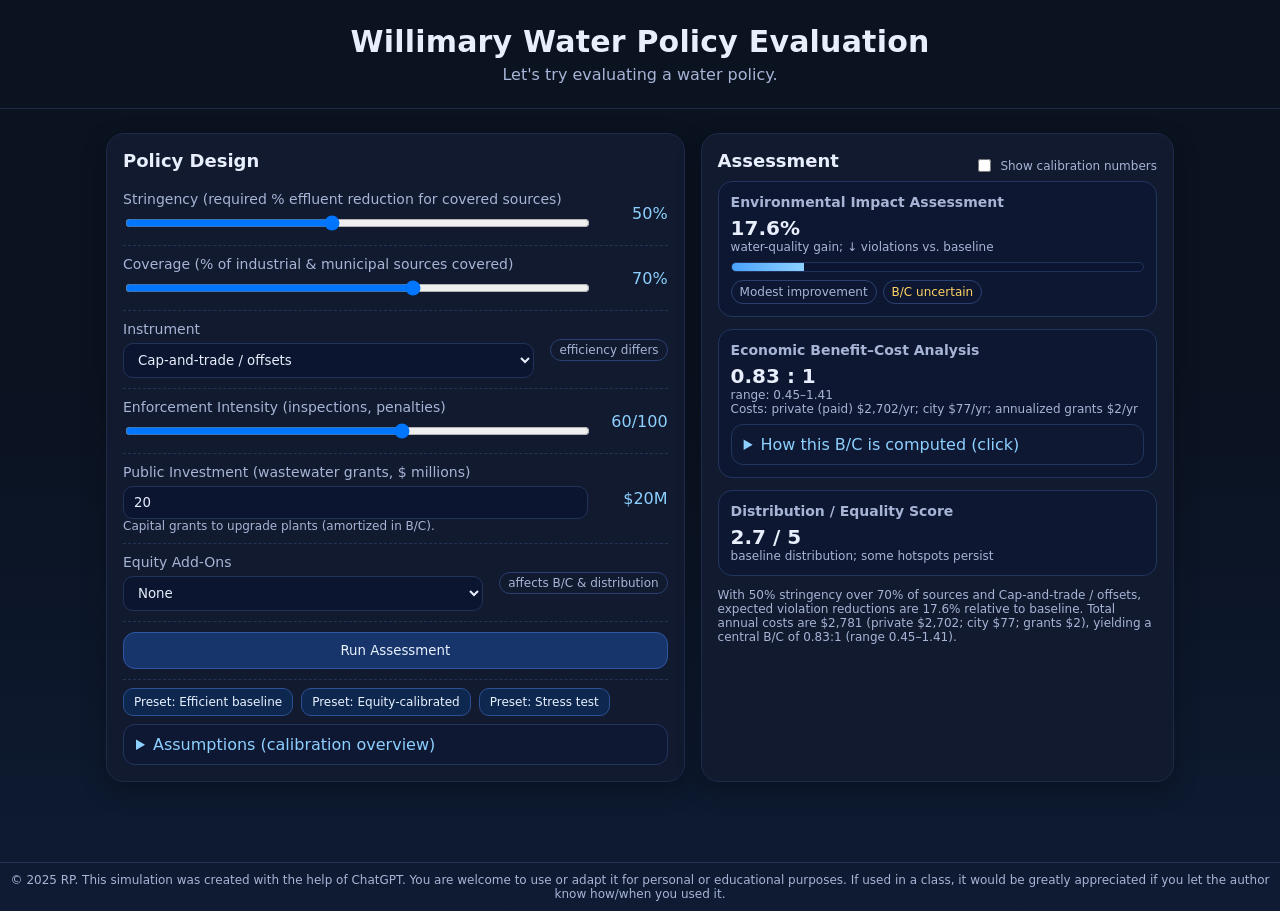
<file: ENSP_evaluation.html>
<!doctype html>
<html lang="en">
<head>
<meta charset="utf-8" />
<meta name="viewport" content="width=device-width, initial-scale=1" />
<title> Willimary Water Policy Evaluation </title>
<style>
  :root {
    --bg:#0b1220; --panel:#111a2e; --ink:#e8eefc; --muted:#a7b4d6; --accent:#8dd0ff;
    --good:#59d390; --warn:#ffd166; --bad:#ff6b6b;
  }
  * { box-sizing:border-box; font-family:system-ui,-apple-system,"Segoe UI",Roboto,Arial,sans-serif; }
  body { margin:0; background:linear-gradient(180deg,#0b1220,#0b1220 40%,#0e1b33); color:var(--ink); }
  header { padding:24px 20px; text-align:center; border-bottom:1px solid #1f2a45;}
  header h1 { margin:0 0 6px; font-size:clamp(20px,2.6vw,30px); letter-spacing:.2px;}
  header p { margin:0; color:var(--muted);}
  main { max-width:1100px; margin:24px auto 80px; padding:0 16px; display:grid; grid-template-columns:1.1fr .9fr; gap:16px;}
  .card { background:var(--panel); border:1px solid #1e2a49; border-radius:18px; padding:16px; box-shadow:0 8px 24px rgba(0,0,0,.25);}
  h2 { margin:0 0 10px; font-size:18px; font-weight:700;}
  .row { display:grid; grid-template-columns:1fr auto; align-items:center; gap:10px; padding:10px 0; border-bottom:1px dashed #243456;}
  .row:last-child { border-bottom:none; }
  .inputs label { display:block; font-size:14px; color:var(--muted); margin-bottom:6px;}
  input[type=range]{ width:100%; }
  .value { font-variant-numeric:tabular-nums; min-width:70px; text-align:right; color:var(--accent);}
  select, input[type=number] { background:#0c1530; color:var(--ink); border:1px solid #22335a; border-radius:10px; padding:8px 10px; width:100%; }
  .pill { display:inline-block; padding:3px 8px; border-radius:999px; font-size:12px; border:1px solid #284072; color:var(--muted); margin-left:6px;}
  .metric { background:#0d1731; border:1px solid #21355f; border-radius:14px; padding:12px; margin-bottom:12px;}
  .metric h3 { margin:0 0 6px; font-size:14px; color:var(--muted);}
  .metric .num { font-size:20px; font-weight:700; }
  .bar { height:10px; background:#0b1430; border-radius:999px; overflow:hidden; border:1px solid #20325c; margin-top:8px;}
  .bar > i { display:block; height:100%; background:linear-gradient(90deg,#4aa3ff,#8dd0ff); width:0%; }
  .tags { display:flex; flex-wrap:wrap; gap:6px; margin-top:8px;}
  .tag { font-size:12px; padding:4px 8px; border-radius:999px; border:1px solid #2a416f; color:var(--muted);}
  .good { color:var(--good);} .warn{ color:var(--warn);} .bad{ color:var(--bad);}
  .btn { background:#17356b; border:1px solid #2e57a3; color:#e9f2ff; padding:10px 14px; border-radius:12px; cursor:pointer;}
  .btn:active { transform:translateY(1px); }
  .foot { color:var(--muted); font-size:12px; margin-top:10px; }
  .small { font-size:12px; color:var(--muted); }
  details { background:#0e1833; border:1px solid #223560; border-radius:12px; padding:10px 12px; }
  details summary { cursor:pointer; color:var(--accent); }
  .preset-row { display:flex; gap:8px; flex-wrap:wrap; margin-top:8px;}
  .preset { background:#0e274f; border:1px solid #2d4f94; color:#e9f2ff; padding:6px 10px; border-radius:10px; cursor:pointer; font-size:12px;}
  .righthead { display:flex; justify-content:space-between; align-items:center; }
  .switch { display:inline-flex; align-items:center; gap:6px; font-size:12px; color:var(--muted);}
  .switch input { accent-color:#4aa3ff; }
  @media (max-width:980px){ main { grid-template-columns:1fr; } }
</style>
</head>
<body>
<header>
  <h1>Willimary Water Policy Evaluation</h1>
  <p> Let's try evaluating a water policy. </p>
</header>

<main>
  <!-- LEFT: Controls -->
  <section class="card inputs">
    <h2>Policy Design</h2>

    <div class="row">
      <div>
        <label for="stringency">Stringency (required % effluent reduction for covered sources)</label>
        <input id="stringency" type="range" min="10" max="100" step="5" value="50" />
      </div>
      <div class="value"><span id="stringencyVal">50</span>%</div>
    </div>

    <div class="row">
      <div>
        <label for="coverage">Coverage (% of industrial & municipal sources covered)</label>
        <input id="coverage" type="range" min="20" max="100" step="5" value="70" />
      </div>
      <div class="value"><span id="coverageVal">70</span>%</div>
    </div>

    <div class="row">
      <div>
        <label for="instrument">Instrument</label>
        <select id="instrument">
          <option value="cc">Command-and-control (tech/per-plant limits)</option>
          <option value="tax">Discharge fee / pollution tax</option>
          <option value="trade" selected>Cap-and-trade / offsets</option>
        </select>
      </div>
      <div class="value"><span class="pill">efficiency differs</span></div>
    </div>

    <div class="row">
      <div>
        <label for="enforcement">Enforcement Intensity (inspections, penalties)</label>
        <input id="enforcement" type="range" min="0" max="100" step="5" value="60" />
      </div>
      <div class="value"><span id="enforcementVal">60</span>/100</div>
    </div>

    <div class="row">
      <div>
        <label for="investment">Public Investment (wastewater grants, $ millions)</label>
        <input id="investment" type="number" min="0" step="1" value="20" />
        <div class="small">Capital grants to upgrade plants (amortized in B/C).</div>
      </div>
      <div class="value">$<span id="investmentVal">20</span>M</div>
    </div>

    <div class="row">
      <div>
        <label for="ej">Equity Add-Ons</label>
        <select id="ej">
          <option value="none" selected>None</option>
          <option value="target">Targeted subsidies in disadvantaged areas</option>
          <option value="rebate">Low-income rate assistance (rebates)</option>
          <option value="both">Both</option>
        </select>
      </div>
      <div class="value"><span class="pill">affects B/C & distribution</span></div>
    </div>

    <div class="row" style="grid-template-columns:1fr;">
      <button class="btn" id="run">Run Assessment</button>
    </div>

    <div class="preset-row">
      <button class="preset" id="p1">Preset: Efficient baseline</button>
      <button class="preset" id="p2">Preset: Equity-calibrated</button>
      <button class="preset" id="p3">Preset: Stress test</button>
    </div>

    <details style="margin-top:8px;">
      <summary>Assumptions (calibration overview)</summary>
      <ul class="small">
        <li><b>Effectiveness:</b> Gains scale with <i>stringency × coverage</i>, enforcement, and (modestly) public investment; equity targeting slightly improves adoption/effectiveness in disadvantaged areas.</li>
        <li><b>Costs:</b> Private compliance grows convexly & increases near 100% stringency/coverage; enforcement still causes sharp increases, but market tools are less swamped by high-E monitoring costs.</li>
        <li><b>B/C:</b> Benefits = monetized reduction in violations; Costs = private out-of-pocket + city admin/enforcement + annualized grants + (if chosen) EJ program costs (targeting/rebates). Uncertainty: ±35% on benefits; ±20% on costs.</li>
      </ul>
    </details>
  </section>

  <!-- RIGHT: Results -->
  <section class="card">
    <div class="righthead">
      <h2>Assessment</h2>
      <label class="switch"><input type="checkbox" id="debug"> Show calibration numbers</label>
    </div>

    <!-- 1) Environmental Impact Assessment -->
    <div class="metric">
      <h3>Environmental Impact Assessment</h3>
      <div class="num" id="wqGain">–</div>
      <div class="small" id="wqSub">water-quality gain; ↓ violations vs. baseline</div>
      <div class="bar"><i id="wqBar"></i></div>
      <div class="tags" id="wqTags"></div>
    </div>

    <!-- 2) Economic Benefit–Cost Analysis -->
    <div class="metric">
      <h3>Economic Benefit–Cost Analysis</h3>
      <div class="num" id="bcRatio">–</div>
      <div class="small" id="bcRange">range: –</div>
      <div class="small" id="costBreakdown">Costs: –</div>
      <details style="margin-top:8px;">
        <summary>How this B/C is computed (click)</summary>
        <div class="small" id="bcaExplain"></div>
      </details>
      <div class="small" id="debugBox" style="display:none; margin-top:6px;"></div>
    </div>

    <!-- 3) Distribution / Equality Score -->
    <div class="metric">
      <h3>Distribution / Equality Score</h3>
      <div class="num" id="ejScore">–</div>
      <div class="small" id="ejSub">who benefits & who pays</div>
    </div>

    <div class="foot" id="narrative" style="margin-top:12px;">Adjust policy settings to see results.</div>
  </section>
</main>

<script>
const $ = (id) => document.getElementById(id);
const fmtUSD = n => "$" + (Math.round(n)).toLocaleString();
const pct = n => (Math.round(n*10)/10)+"%";

["stringency","coverage","enforcement","investment"].forEach(id=>{
  const el = $(id);
  const outId = id+"Val";
  const sync = ()=> {
    if(id==="investment") $(outId).textContent = parseFloat(el.value||0);
    else $(outId).textContent = el.value;
  };
  el.addEventListener("input", sync);
  sync();
});

/* ---------------- Final Calibration ----------------
Designed so "Efficient baseline" preset yields B/C > 1
while extremes remain costly.
----------------------------------------------------- */

function run() {
  const S = +$("stringency").value;
  const C = +$("coverage").value;
  const E = +$("enforcement").value;
  const I = +$("investment").value;
  const inst = $("instrument").value;     // 'cc' | 'tax' | 'trade'
  const ej = $("ej").value;               // none | target | rebate | both
  const debug = $("debug").checked;

  // Instrument parameters: trade > tax > CAC on cost-effectiveness
  const instParams = {
    cc:    { eff:1.00, privCost:1.18, cityCost:1.08 },
    tax:   { eff:1.06, privCost:0.90, cityCost:1.02 },
    trade: { eff:1.08, privCost:0.80, cityCost:1.03 }
  }[inst];

  // --- ENVIRONMENTAL GAIN ---
  const baseViolation = 0.40;
  const k1 = 0.21, a=1.05, b=0.95, g=0.60;
  const ejEffMult = (ej==="none") ? 1 : (ej==="target" ? 1.04 : (ej==="rebate" ? 1.02 : 1.06));

  let reduction1 = k1 * Math.pow(S/100, a) * Math.pow(C/100, b) * Math.pow(E/100, g) * instParams.eff * ejEffMult;

  // Public investment effectiveness
  const grants = I / 8.0;
  const investEffCentral = 0.0060 * grants * (0.65 + 0.35*(E/100));

  let totalReduction = Math.min(reduction1 + investEffCentral, 0.33);
  const newViol = Math.max(baseViolation - totalReduction, 0.05);
  const wqGainPct = ((baseViolation - newViol) / baseViolation) * 100;

  // --- COSTS ---
  // Convex base + moderated edge factors
  const convex = Math.pow(S/65, 1.8) * Math.pow(C/75, 1.6);
  const edgeS = 1 / Math.max(0.08, 1 - S/100);
  const edgeC = 1 / Math.max(0.08, 1 - C/100);
  const superHigh = 1 + Math.max(0, (S-85)/15)**2 + Math.max(0, (C-85)/15)**2;

  // Enforcement blow-up (tempered for market tools)
  const edgeE = 1 / Math.max(0.10, 1 - E/100);
  const extraE = 1 + Math.max(0, (E-70)/30)**2;
  const enfMultBase = (1 + 0.12*(E/100));
  const enfBlow = Math.min(2.0, edgeE * extraE);
  const instEnfRelax = (inst === "trade" || inst === "tax") ? 0.75 : 1.00;

  // Private compliance (resource cost)
  let privateCostResource = (80 + 360 * convex) * edgeS * edgeC * superHigh;
  privateCostResource *= instParams.privCost;
  privateCostResource *= enfMultBase * Math.pow(enfBlow, instEnfRelax);

  const privateCostPaid = privateCostResource;

  // City admin/enforcement
  let cityCost = (10 + 0.09 * C + 0.12 * E) * instParams.cityCost;
  cityCost *= Math.min(3.2, (0.8 + 0.2*edgeC) * (edgeE*extraE));

  // Annualized capital grants
  const annualizedGrants = I * 0.08;

  // Equity program fiscal costs
  const disadvShare = 0.40 * (C/100);
  let ejProgramCost = 0;
  if (ej === "target") ejProgramCost = privateCostResource * 0.14 * disadvShare;
  if (ej === "rebate") ejProgramCost = privateCostResource * 0.07 * disadvShare;
  if (ej === "both")   ejProgramCost = privateCostResource * (0.14+0.07) * disadvShare;

  // --- BENEFITS & B/C ---
  const benefitPerVPoint = 330; // $M per 0.01 violation-share reduced (central)
  const vPoints = (baseViolation - newViol) / 0.01;
  const annualBenefitsCentral = benefitPerVPoint * vPoints;

  const annualCosts = privateCostPaid + cityCost + annualizedGrants + ejProgramCost;
  const bcCentral = annualCosts>0 ? (annualBenefitsCentral / annualCosts) : 0;

  // Uncertainty band
  const benefitsLow = annualBenefitsCentral * 0.65;
  const benefitsHigh= annualBenefitsCentral * 1.35;
  const costsLow    = annualCosts * 0.80;
  const costsHigh   = annualCosts * 1.20;
  const bcLow  = benefitsLow / costsHigh;
  const bcHigh = benefitsHigh / costsLow;

  // --- DISTRIBUTION / EQUALITY ---
  let ejScore = 2.5;  // /5
  let ejNotes = "baseline distribution; some hotspots persist";
  if (inst==="trade") ejScore += 0.2;
  if (ej==="target"){ ejScore += 0.9; ejNotes = "targeted grants shift gains to disadvantaged areas"; }
  if (ej==="rebate"){ ejScore += 0.6; ejNotes = "rate assistance reduces low-income bill burden"; }
  if (ej==="both")  { ejScore += 1.3; ejNotes = "targeted gains + bill relief improve equity"; }

  // --- UI UPDATE ---
  $("wqGain").textContent = pct(wqGainPct);
  $("wqBar").style.width = Math.min(100, wqGainPct)+"%";
  $("wqSub").textContent = "water-quality gain; ↓ violations vs. baseline";

  $("bcRatio").textContent = (Math.round(bcCentral*100)/100).toFixed(2)+" : 1";
  $("bcRange").textContent = "range: " + (Math.round(bcLow*100)/100).toFixed(2) + "–" + (Math.round(bcHigh*100)/100).toFixed(2);

  $("costBreakdown").textContent =
    "Costs: private (paid) " + fmtUSD(privateCostPaid) + "/yr"
    + "; city " + fmtUSD(cityCost) + "/yr"
    + "; annualized grants " + fmtUSD(annualizedGrants) + "/yr"
    + (ej!=="none" ? ("; equity program " + fmtUSD(ejProgramCost) + "/yr") : "");

  $("bcaExplain").textContent =
    `Benefits value a reduction of ${vPoints.toFixed(1)} violation-points `
    + `at $${benefitPerVPoint}M per point → ${fmtUSD(annualBenefitsCentral)}/yr. `
    + `Costs include: private (${fmtUSD(privateCostPaid)}/yr) `
    + `+ city admin/enforcement (${fmtUSD(cityCost)}/yr) `
    + `+ annualized grants (${fmtUSD(annualizedGrants)}/yr)`
    + (ej!=="none" ? ` + equity program costs (${fmtUSD(ejProgramCost)}/yr)` : "")
    + `. Market tools retain an efficiency edge; extremes in stringency/coverage or enforcement still raise costs sharply.`;

  $("ejScore").textContent = (Math.round(ejScore*10)/10) + " / 5";
  $("ejSub").textContent = ejNotes;

  // Tags
  const tags = $("wqTags"); tags.innerHTML = "";
  const mk = (t, cls="") => { const s=document.createElement("span"); s.className="tag "+cls; s.textContent=t; return s; };
  tags.append(mk(wqGainPct>=25?"Major improvement":"Modest improvement", wqGainPct>=25?"good":""));
  tags.append(mk(bcCentral>=1?"B/C favorable":"B/C uncertain", bcCentral>=1?"good":"warn"));
  if (bcHigh<1) tags.append(mk("B/C unlikely", "bad"));

  const narrative = `
    With ${S}% stringency over ${C}% of sources and ${$("instrument").selectedOptions[0].text},
    expected violation reductions are ${pct(wqGainPct)} relative to baseline. Total annual costs are ${fmtUSD(annualCosts)}
    (private ${fmtUSD(privateCostPaid)}; city ${fmtUSD(cityCost)}; grants ${fmtUSD(annualizedGrants)}${ej!=="none" ? "; equity " + fmtUSD(ejProgramCost) : ""}),
    yielding a central B/C of ${(Math.round(bcCentral*100)/100).toFixed(2)}:1 (range ${ (Math.round(bcLow*100)/100).toFixed(2)}–${(Math.round(bcHigh*100)/100).toFixed(2)}).
    ${ej==="none"?"":("Equity add-ons applied: "+$("ej").selectedOptions[0].text+".")}
  `;
  $("narrative").textContent = narrative.replace(/\s+/g,' ').trim();

  // Debug numbers
  const dbg =
    `DEBUG — vPoints: ${vPoints.toFixed(2)}, Benefits: ${fmtUSD(annualBenefitsCentral)} | `
    + `Private: ${fmtUSD(privateCostPaid)}, City: ${fmtUSD(cityCost)}, Grants: ${fmtUSD(annualizedGrants)}, `
    + (ej!=="none" ? `Equity: ${fmtUSD(ejProgramCost)}, ` : ``)
    + `Total Cost: ${fmtUSD(annualCosts)}, B/C: ${(annualBenefitsCentral/Math.max(1,annualCosts)).toFixed(2)}`;
  $("debugBox").style.display = debug ? "block" : "none";
  $("debugBox").textContent = dbg;
}

// Presets
function setPreset(p){
  if(p===1){ // Efficient baseline (clears B/C > 1)
    $("instrument").value="trade";
    $("stringency").value=40; $("stringencyVal").textContent=40;
    $("coverage").value=70;   $("coverageVal").textContent=70;
    $("enforcement").value=60;$("enforcementVal").textContent=60;
    $("investment").value=20; $("investmentVal").textContent=20;
    $("ej").value="none";
  }
  if(p===2){ // Equity-calibrated (near 1 with better distribution)
    $("instrument").value="trade";
    $("stringency").value=50; $("stringencyVal").textContent=50;
    $("coverage").value=75;   $("coverageVal").textContent=75;
    $("enforcement").value=60;$("enforcementVal").textContent=60;
    $("investment").value=22; $("investmentVal").textContent=22;
    $("ej").value="target";
  }
  if(p===3){ // Stress test (show why B/C can fall)
    $("instrument").value="cc";
    $("stringency").value=70; $("stringencyVal").textContent=70;
    $("coverage").value=85;   $("coverageVal").textContent=85;
    $("enforcement").value=90;$("enforcementVal").textContent=90;
    $("investment").value=25; $("investmentVal").textContent=25;
    $("ej").value="both";
  }
  run();
}

$("run").addEventListener("click", run);
$("p1").addEventListener("click",()=>setPreset(1));
$("p2").addEventListener("click",()=>setPreset(2));
$("p3").addEventListener("click",()=>setPreset(3));

run();
</script>

<footer style="text-align:center; font-size:12px; color:#a7b4d6; margin-top:40px; padding:10px; border-top:1px solid #243456;">
  © 2025 RP. This simulation was created with the help of ChatGPT.  
  You are welcome to use or adapt it for personal or educational purposes. 
  If used in a class, it would be greatly appreciated if you let the author know how/when you used it. 
</footer>

</body>
</html>
</file>
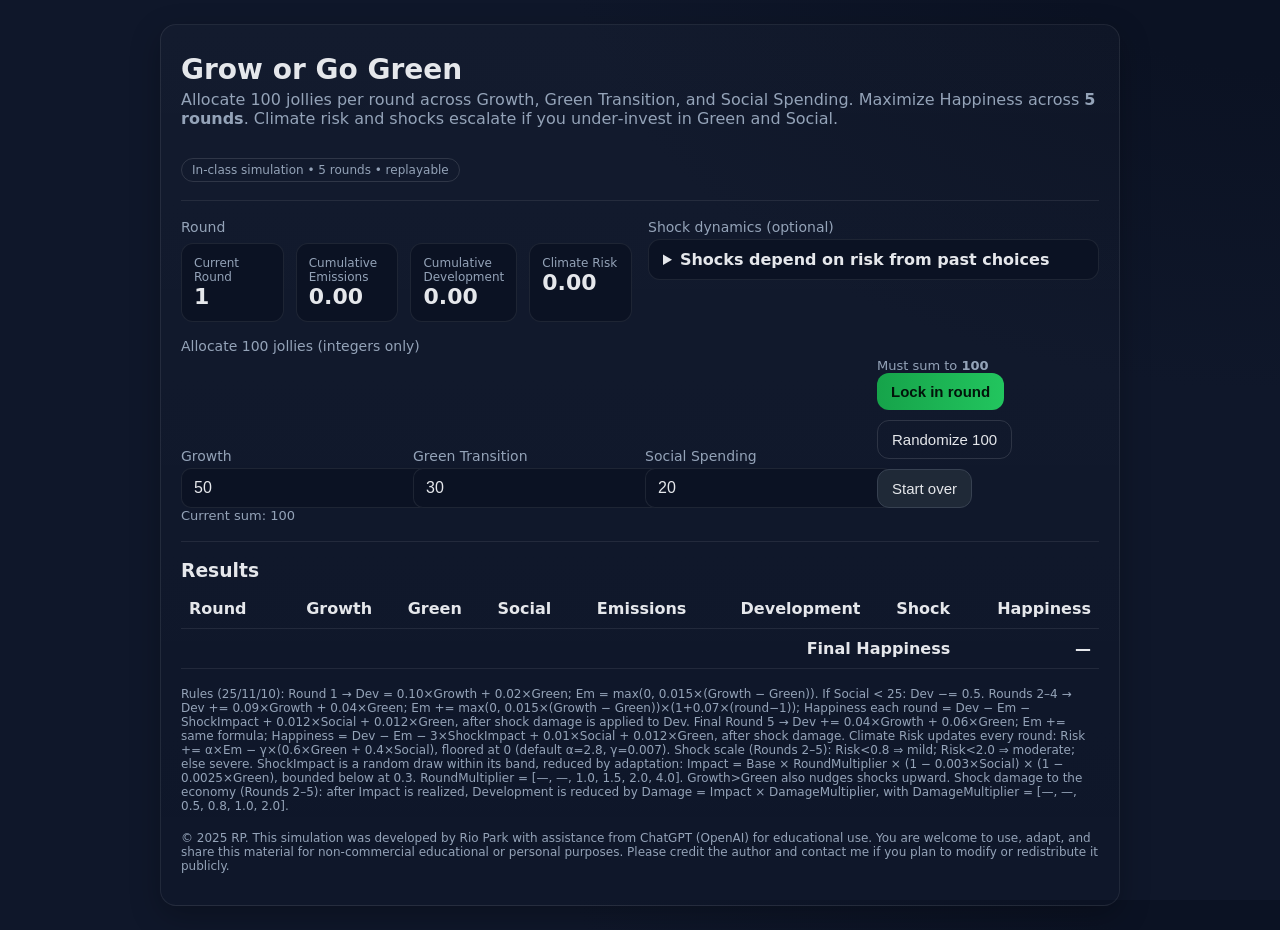
<file: PECC_development_simulation.html>
<!DOCTYPE html>
<html lang="en">
<head>
<meta charset="utf-8" />
<meta name="viewport" content="width=device-width, initial-scale=1" />
<title>Grow or Go Green – In‑Class Simulation</title>
<style>
  :root {
    --bg: #0f172a; /* slate-900 */
    --panel: #111827; /* gray-900 */
    --muted: #94a3b8; /* slate-400 */
    --text: #e5e7eb; /* gray-200 */
    --accent: #22c55e; /* green-500 */
    --warn: #f59e0b; /* amber-500 */
    --danger: #ef4444; /* red-500 */
  }
  html, body { height: 100%; }
  body {
    margin: 0; font-family: system-ui, -apple-system, Segoe UI, Roboto, Inter, Ubuntu, Cantarell, Noto Sans, Helvetica, Arial, 'Apple Color Emoji','Segoe UI Emoji';
    background: radial-gradient(1200px 800px at 100% -10%, #0b1223 20%, var(--bg) 60%);
    color: var(--text);
  }
  .container { max-width: 960px; margin: 0 auto; padding: 24px; }
  .card { background: linear-gradient(180deg, rgba(255,255,255,0.02), rgba(255,255,255,0.0)); border: 1px solid rgba(255,255,255,0.08); border-radius: 16px; padding: 20px; box-shadow: 0 10px 30px rgba(0,0,0,0.25); }
  h1 { font-size: 28px; margin: 8px 0 4px; }
  .sub { color: var(--muted); margin: 0 0 18px; }
  .grid { display: grid; gap: 16px; }
  .grid-2 { grid-template-columns: 1fr 1fr; }
  .row { display: grid; gap: 10px; grid-template-columns: 1fr 1fr 1fr 1fr; align-items: end; }
  label { font-size: 14px; color: var(--muted); display: block; margin-bottom: 4px; }
  input[type=number] { width: 100%; background: #0b1223; color: var(--text); border: 1px solid rgba(255,255,255,0.08); border-radius: 10px; padding: 10px 12px; font-size: 16px; }
  input[type=number]::-webkit-outer-spin-button, input[type=number]::-webkit-inner-spin-button { -webkit-appearance: none; margin: 0; }
  .btns { display: flex; gap: 10px; flex-wrap: wrap; }
  button { cursor: pointer; border: 1px solid rgba(255,255,255,0.12); background: #0b1223; color: var(--text); border-radius: 12px; padding: 10px 14px; font-size: 15px; }
  button.primary { background: linear-gradient(90deg, #16a34a, #22c55e); border: none; color: #02140a; font-weight: 700; }
  button.ghost { background: transparent; }
  button.warn { background: #1f2937; border-color: #374151; }
  .pill { display: inline-block; padding: 4px 10px; border-radius: 999px; font-size: 12px; border: 1px solid rgba(255,255,255,0.12); color: var(--muted); }
  table { width: 100%; border-collapse: collapse; }
  th, td { padding: 10px 8px; border-bottom: 1px solid rgba(255,255,255,0.08); text-align: right; }
  th:first-child, td:first-child { text-align: left; }
  .kpi { display: grid; grid-template-columns: repeat(4, 1fr); gap: 12px; margin-top: 8px; }
  .kpi .box { background: #0b1223; padding: 12px; border-radius: 12px; border: 1px solid rgba(255,255,255,0.08); }
  .kpi .label { color: var(--muted); font-size: 12px; }
  .kpi .value { font-size: 22px; font-weight: 700; }
  .note { color: var(--muted); font-size: 13px; }
  .success { color: #34d399; }
  .danger { color: #f87171; }
  .warnc { color: #fbbf24; }
  .tip { font-size: 12px; color: var(--muted); }
  .hr { height: 1px; background: rgba(255,255,255,0.08); margin: 18px 0; }
  details { background: #0b1223; border: 1px solid rgba(255,255,255,0.08); border-radius: 12px; padding: 10px 14px; }
  summary { cursor: pointer; font-weight: 600; }
  .footer { font-size: 12px; color: var(--muted); margin-top: 18px; }
</style>
</head>
<body>
  <div class="container">
    <div class="card">
      <div style="display:flex; align-items:center; justify-content: space-between; gap: 12px; flex-wrap: wrap;">
        <div>
          <h1>Grow or Go Green</h1>
          <p class="sub">Allocate 100 jollies per round across Growth, Green Transition, and Social Spending. Maximize Happiness across <strong>5 rounds</strong>. Climate risk and shocks escalate if you under‑invest in Green and Social.</p>
        </div>
        <span class="pill">In‑class simulation • 5 rounds • replayable</span>
      </div>

      <div class="hr"></div>

      <section id="controls" class="grid">
        <div class="grid grid-2">
          <div>
            <label>Round</label>
            <div class="kpi">
              <div class="box"><div class="label">Current Round</div><div class="value" id="kpi-round">1</div></div>
              <div class="box"><div class="label">Cumulative Emissions</div><div class="value" id="kpi-em">0.00</div></div>
              <div class="box"><div class="label">Cumulative Development</div><div class="value" id="kpi-dev">0.00</div></div>
              <div class="box"><div class="label">Climate Risk</div><div class="value" id="kpi-risk">0.00</div></div>
            </div>
          </div>
          <div>
            <label>Shock dynamics (optional)</label>
            <details>
              <summary>Shocks depend on risk from past choices</summary>
              <p class="tip">From Rounds 2–5, shock <em>scale</em> rises with Climate Risk (built up from emissions and low adaptation). Prior Growth &gt; Green tilts shocks upward. Social and Green dampen impact.</p>
              <div class="row" style="grid-template-columns: 1fr 1fr 1fr;">
                <div>
                  <label for="alpha">Emissions → risk (α)</label>
                  <input type="number" id="alpha" min="0" max="4" step="0.1" value="2.8" />
                </div>
                <div>
                  <label for="beta">Growth‑tilt weight (β)</label>
                  <input type="number" id="beta" min="0" max="1" step="0.05" value="0.35" />
                </div>
                <div>
                  <label for="gamma">Adaptation buffer (γ)</label>
                  <input type="number" id="gamma" min="0" max="0.02" step="0.001" value="0.007" />
                </div>
              </div>
            </details>
          </div>
        </div>

        <div>
          <label>Allocate 100 jollies (integers only)</label>
          <div class="row">
            <div>
              <label for="growth">Growth</label>
              <input id="growth" type="number" min="0" max="100" step="1" value="50" />
            </div>
            <div>
              <label for="green">Green Transition</label>
              <input id="green" type="number" min="0" max="100" step="1" value="30" />
            </div>
            <div>
              <label for="social">Social Spending</label>
              <input id="social" type="number" min="0" max="100" step="1" value="20" />
            </div>
            <div>
              <div class="note">Must sum to <strong>100</strong></div>
              <div class="btns">
                <button class="primary" id="lockIn">Lock in round</button>
                <button class="ghost" id="randomize">Randomize 100</button>
                <button class="warn" id="reset">Start over</button>
              </div>
            </div>
          </div>
          <div class="note" id="sumNote">Current sum: <span id="sumVal">100</span></div>
        </div>
      </section>

      <div class="hr"></div>

      <section>
        <h3 style="margin:0 0 8px">Results</h3>
        <table>
          <thead>
            <tr>
              <th>Round</th>
              <th>Growth</th>
              <th>Green</th>
              <th>Social</th>
              <th>Emissions</th>
              <th>Development</th>
              <th>Shock</th>
              <th>Happiness</th>
            </tr>
          </thead>
          <tbody id="rows"></tbody>
          <tfoot>
            <tr>
              <th colspan="7" style="text-align:right">Final Happiness</th>
              <th id="finalH">—</th>
            </tr>
          </tfoot>
        </table>
        <p class="footer">Rules (25/11/10): Round 1 → Dev = 0.10×Growth + 0.02×Green; Em = max(0, 0.015×(Growth − Green)). If Social < 25: Dev −= 0.5. Rounds 2–4 → Dev += 0.09×Growth + 0.04×Green; Em += max(0, 0.015×(Growth − Green))×(1+0.07×(round−1)); Happiness each round = Dev − Em − ShockImpact + 0.012×Social + 0.012×Green, after shock damage is applied to Dev. Final Round 5 → Dev += 0.04×Growth + 0.06×Green; Em += same formula; Happiness = Dev − Em − 3×ShockImpact + 0.01×Social + 0.012×Green, after shock damage. Climate Risk updates every round: Risk += α×Em − γ×(0.6×Green + 0.4×Social), floored at 0 (default α=2.8, γ=0.007). Shock scale (Rounds 2–5): Risk<0.8 ⇒ mild; Risk<2.0 ⇒ moderate; else severe. ShockImpact is a random draw within its band, reduced by adaptation: Impact = Base × RoundMultiplier × (1 − 0.003×Social) × (1 − 0.0025×Green), bounded below at 0.3. RoundMultiplier = [—, —, 1.0, 1.5, 2.0, 4.0]. Growth>Green also nudges shocks upward. Shock damage to the economy (Rounds 2–5): after Impact is realized, Development is reduced by Damage = Impact × DamageMultiplier, with DamageMultiplier = [—, —, 0.5, 0.8, 1.0, 2.0].</p>
        <p class= "footer"> © 2025 RP. This simulation was developed by Rio Park with assistance from ChatGPT (OpenAI) for educational use. You are welcome to use, adapt, and share this material for non-commercial educational or personal purposes. Please credit the author and contact me if you plan to modify or redistribute it publicly.  
</p>
      </section>
    </div>
  </div>

<script>
(function(){
  const els = {
    growth: document.getElementById('growth'),
    green: document.getElementById('green'),
    social: document.getElementById('social'),
    lock: document.getElementById('lockIn'),
    rand: document.getElementById('randomize'),
    reset: document.getElementById('reset'),
    sumVal: document.getElementById('sumVal'),
    sumNote: document.getElementById('sumNote'),
    rows: document.getElementById('rows'),
    kpiRound: document.getElementById('kpi-round'),
    kpiEm: document.getElementById('kpi-em'),
    kpiDev: document.getElementById('kpi-dev'),
    kpiRisk: document.getElementById('kpi-risk'),
    finalH: document.getElementById('finalH'),
    alpha: document.getElementById('alpha'),
    beta: document.getElementById('beta'),
    gamma: document.getElementById('gamma'),
  };

  const state = {
    round: 1,
    hist: [],
    cumEm: 0,
    cumDev: 0,
    risk: 0,
    finalH: null
  };

  // helpers
  function clamp(v, a, b){ return Math.max(a, Math.min(b, v)); }

  function updateSum(){
    const g = parseInt(els.growth.value||0,10), r = parseInt(els.green.value||0,10), s = parseInt(els.social.value||0,10);
    const sum = g + r + s;
    els.sumVal.textContent = sum;
    els.sumNote.style.color = sum===100 ? 'var(--muted)' : 'var(--danger)';
    return sum;
  }

  function pushRow(o){
    const tr = document.createElement('tr');
    tr.innerHTML = `
      <td>Round ${o.round}</td>
      <td>${o.growth}</td>
      <td>${o.green}</td>
      <td>${o.social}</td>
      <td>${o.emissions.toFixed(2)}</td>
      <td>${o.development.toFixed(2)}</td>
      <td>${o.shock.toFixed(2)}</td>
      <td><strong>${o.happiness.toFixed(2)}</strong></td>
    `;
    els.rows.appendChild(tr);
  }

  function refreshKPIs(){
    els.kpiRound.textContent = state.round;
    els.kpiEm.textContent = state.cumEm.toFixed(2);
    els.kpiDev.textContent = state.cumDev.toFixed(2);
    els.kpiRisk.textContent = state.risk.toFixed(2);
    els.finalH.textContent = state.finalH===null ? '—' : state.finalH.toFixed(2);
  }

  function emissionsAdd(growth, green, round){
    const base = Math.max(0, (growth - green) * 0.015);
    const escalator = 1 + 0.07 * (round - 1); // stronger worsening with delay
    return base * escalator;
  }

  function updateRisk(emAdd, green, social){
    const alpha = parseFloat(els.alpha.value || '2.0');
    const gamma = parseFloat(els.gamma.value || '0.008');
    // Weighted adaptation buffer favors Green slightly
    const buffer = gamma * (0.6*green + 0.4*social);
    state.risk = Math.max(0, state.risk + alpha*emAdd - buffer);
  }

  function shockBase(scale){
    // Wider bands, higher ceilings to enable catastrophic finals if unprepared
    if (scale <= 1) return 0.6 + Math.random()*0.6;   // 0.6–1.2 mild
    if (scale === 2) return 1.8 + Math.random()*1.7;  // 1.8–3.5 moderate
    return 3.8 + Math.random()*3.2;                   // 3.8–7.0 severe
  }

  function shockScale(prev){
    const beta = parseFloat(els.beta.value || '0.35');
    // emissions‑driven risk decides the baseline bracket (tighter thresholds)
    let scale = 1;
    if (state.risk < 0.8) scale = 1; else if (state.risk < 2.0) scale = 2; else scale = 3;
    // growth tilt nudges up or down slightly (favor higher severity under growth bias)
    const tilt = clamp(((prev.growth - prev.green)/100) * beta, -0.3, 0.7);
    if (Math.random() + tilt > 0.85 && scale < 3) scale += 1; // bump severity more often
    return scale;
  }

  function shockImpact(raw, round, green, social){
    // Round multipliers make late shocks much worse
    const mult = {2:1.0, 3:1.5, 4:2.0, 5:4.0}[round] || 1.0;
    // Adaptation dampening (bounded below)
    const damp = (1 - 0.003*social) * (1 - 0.0025*green);
    const adjusted = raw * mult * clamp(damp, 0.3, 1);
    return adjusted;
  }

  function happiness(dev, em, round, shockImp, social, green){
    const socialW = (round===5) ? 0.01 : 0.012;
    const greenCo = (round===1) ? 0.02 : 0.012;
    const shockWeight = (round===5) ? 3.0 : 1.0;
    return dev - em - shockWeight*shockImp + socialW*social + greenCo*green;
  }

  function devIncrement(growth, green, round){
    if (round === 1) return 0.10*growth + 0.02*green;
    if (round <= 4) return 0.09*growth + 0.04*green;
    return 0.04*growth + 0.06*green; // round 5
  }

  function lockRound(){
    const sum = updateSum();
    if (sum !== 100) { alert('Allocations must sum to 100.'); return; }
    const growth = parseInt(els.growth.value,10);
    const green = parseInt(els.green.value,10);
    const social = parseInt(els.social.value,10);

    if (![growth,green,social].every(v => Number.isInteger(v) && v>=0 && v<=100)){
      alert('Please use whole numbers between 0 and 100.');
      return;
    }

    const round = state.round;

    // Development & Emissions
    const devAdd = devIncrement(growth, green, round);
    const emAdd = emissionsAdd(growth, green, round);

    if (round === 1 && social < 25) {
      state.cumDev += (devAdd - 0.5);
    } else {
      state.cumDev += devAdd;
    }
    state.cumEm += emAdd;

    // Update risk after we see this round's emissions & adaptation
    updateRisk(emAdd, green, social);

    // Shock mechanics (none in round 1 beyond the social penalty)
    let shock = 0; let impact = 0;
    if (round >= 2){
      const prev = state.hist[state.hist.length-1] || {growth:50, green:30};
      const scale = shockScale(prev);
      const base = shockBase(scale);
      impact = shockImpact(base, round, green, social);
      shock = impact; // we record the impact as the displayed shock value for transparency
    }

    // Apply shock damage to the development stock before computing happiness
    if (round >= 2){
      const dmgMult = {2:0.5, 3:0.8, 4:1.0, 5:2.0}[round] || 0.5;
      state.cumDev = Math.max(0, state.cumDev - impact * dmgMult);
    }

    const development = state.cumDev;
    const emissions = state.cumEm;
    const happy = happiness(development, emissions, round, impact, social, green);

    const row = { round, growth, green, social, emissions, development, shock, happiness: happy };
    state.hist.push(row);
    pushRow(row);

    // Advance round or finish
    if (round < 5){
      state.round += 1;
    } else {
      state.finalH = happy;
      els.lock.disabled = true; els.growth.disabled = true; els.green.disabled = true; els.social.disabled = true; els.rand.disabled = true;
    }

    refreshKPIs();

    // Pre-fill with last choices
    if (state.round <= 5){
      els.growth.value = growth; els.green.value = green; els.social.value = social;
      updateSum();
    }
  }

  function randomize(){
    // random triple of nonnegative integers summing to 100
    let a = Math.floor(Math.random()*101);
    let b = Math.floor(Math.random()*(101-a));
    let c = 100 - a - b;
    const arr = [a,b,c];
    for (let i=0;i<3;i++){ if(arr[i]===0){ const j=(i+1)%3; if(arr[j]>1){ arr[i]=1; arr[j]-=1; } } }
    els.growth.value = arr[0];
    els.green.value = arr[1];
    els.social.value = arr[2];
    updateSum();
  }

  function startOver(){
    state.round = 1; state.hist = []; state.cumDev = 0; state.cumEm = 0; state.risk = 0; state.finalH = null;
    els.rows.innerHTML = '';
    els.lock.disabled = false; els.growth.disabled = false; els.green.disabled = false; els.social.disabled = false; els.rand.disabled = false;
    els.growth.value = 50; els.green.value = 30; els.social.value = 20; updateSum();
    refreshKPIs();
  }

  ['input','change'].forEach(ev => {
    els.growth.addEventListener(ev, updateSum);
    els.green.addEventListener(ev, updateSum);
    els.social.addEventListener(ev, updateSum);
  });

  els.lock.addEventListener('click', lockRound);
  els.rand.addEventListener('click', randomize);
  els.reset.addEventListener('click', startOver);

  // init
  updateSum();
  refreshKPIs();
})();
</script>
</body>
</html>
</file>
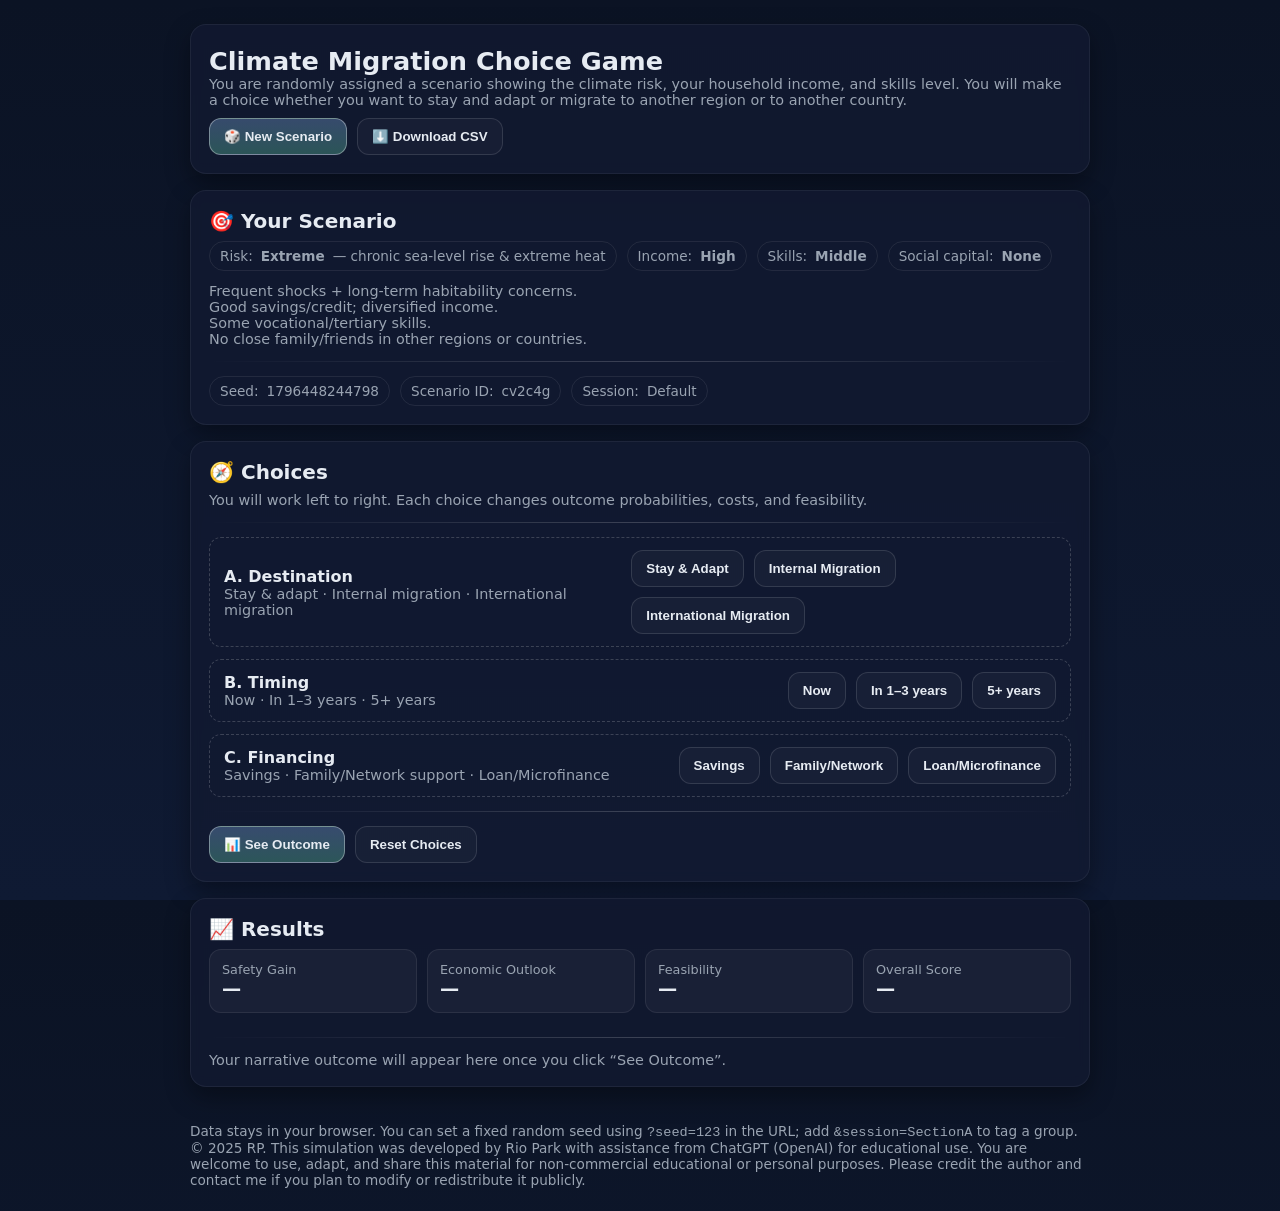
<file: PECC_migration_simulation.html>
<!DOCTYPE html>
<html lang="en">
<head>
  <meta charset="utf-8" />
  <meta name="viewport" content="width=device-width, initial-scale=1" />
  <title>Climate Migration Choice Game</title>
  <style>
    :root{
      --bg:#0b1324; --panel:#121a31; --muted:#9aa4b2; --text:#e6ebf2; --accent:#6ee7b7; --accent2:#93c5fd; --warn:#fbbf24; --danger:#f87171;
    }
    html,body{height:100%}
    body{margin:0;font-family:system-ui,-apple-system,Segoe UI,Roboto,Inter,Ubuntu,"Helvetica Neue",Arial,sans-serif;background:linear-gradient(180deg,#0b1324 0%,#0f1a33 100%);color:var(--text)}
    .container{max-width:900px;margin:0 auto;padding:24px}
    .grid{display:grid;gap:16px}
    .cols{grid-template-columns:1fr} /* always one column */
    .card{background:rgba(18,26,49,.8);border:1px solid rgba(255,255,255,.06);box-shadow:0 10px 25px rgba(0,0,0,.35);backdrop-filter: blur(6px);border-radius:16px}
    .card h2{margin:0 0 8px 0;font-size:1.25rem}
    .card .content{padding:18px}
    .pill{display:inline-flex;align-items:center;gap:8px;padding:6px 10px;border:1px solid rgba(255,255,255,.08);border-radius:999px;font-size:.85rem;color:var(--muted)}
    .row{display:flex;flex-wrap:wrap;gap:10px}
    button{appearance:none;border:1px solid rgba(255,255,255,.12);background:rgba(255,255,255,.03);color:var(--text);padding:10px 14px;border-radius:12px;font-weight:600;cursor:pointer;transition:transform .05s ease,background .2s ease,border-color .2s ease}
    button:hover{background:rgba(255,255,255,.08)}
    button:active{transform:translateY(1px)}
    .primary{background:linear-gradient(180deg, rgba(147,197,253,.3), rgba(110,231,183,.3));border-color:rgba(255,255,255,.35)}
    .choice{display:flex;justify-content:space-between;align-items:center;gap:12px;padding:12px 14px;border:1px dashed rgba(255,255,255,.18);border-radius:12px}
    .choice .meta{color:var(--muted);font-size:.9rem}
    .kpi{display:grid;grid-template-columns:repeat(4,1fr);gap:10px}
    .kpi .box{background:rgba(255,255,255,.04);padding:12px;border-radius:12px;border:1px solid rgba(255,255,255,.08)}
    .kpi .label{color:var(--muted);font-size:.8rem}
    .kpi .val{font-weight:800;font-size:1.2rem}
    .badge{font-size:.8rem;padding:.15rem .5rem;border-radius:999px;border:1px solid rgba(255,255,255,.12)}
    .good{color:#052e1f;background:#6ee7b733;border-color:#6ee7b7}
    .warn{color:#2c1a05;background:#fbbf2430;border-color:#fbbf24}
    .bad{color:#3a0a0a;background:#f8717130;border-color:#f87171}
    .muted{color:var(--muted)}
    .small{font-size:.9rem}
    .hidden{display:none}
    .footer{margin-top:20px;color:var(--muted);font-size:.85rem}
    .log{width:100%;height:160px;border:1px solid rgba(255,255,255,.12);background:rgba(0,0,0,.25);color:var(--muted);border-radius:12px;padding:10px}
    .divider{height:1px;background:linear-gradient(90deg,transparent,rgba(255,255,255,.18),transparent);margin:14px 0}
    a{color:var(--accent2)}
  </style>
</head>
<body>
  <div class="container grid cols">
    <!-- INSTRUCTIONS (first) -->
    <header class="card">
      <div class="content">
        <div class="row" style="justify-content:space-between;align-items:center">
          <div>
            <h1 style="margin:.2rem 0 0;font-size:1.6rem">Climate Migration Choice Game</h1>
            <div class="muted small">You are randomly assigned a scenario showing the climate risk, your household income, and skills level. You will make a choice whether you want to stay and adapt or migrate to another region or to another country.</div>
          </div>
          <div class="row">
            <button id="newScenarioBtn" class="primary">🎲 New Scenario</button>
            <button id="downloadBtn">⬇️ Download CSV</button>
          </div>
        </div>
      </div>
    </header>

    <!-- SCENARIO (second) -->
    <section class="card">
      <div class="content">
        <h2>🎯 Your Scenario</h2>
        <div id="scenarioPills" class="row" style="margin:6px 0 12px"></div>
        <div id="scenarioText" class="small muted">Click “New Scenario” to begin.</div>
        <div class="divider"></div>
        <div class="row">
          <div class="pill">Seed: <span id="seedPill">—</span></div>
          <div class="pill">Scenario ID: <span id="scenarioIdPill">—</span></div>
          <div class="pill">Session: <span id="sessionPill">—</span></div>
        </div>
      </div>
    </section>

    <!-- CHOICES (third) -->
    <section class="card">
      <div class="content">
        <h2>🧭 Choices</h2>
        <div class="small muted">You will work left to right. Each choice changes outcome probabilities, costs, and feasibility.</div>
        <div class="divider"></div>

        <div class="grid" style="grid-template-columns:1fr;gap:12px">
          <!-- Choice A: Destination -->
          <div class="choice">
            <div>
              <div><strong>A. Destination</strong></div>
              <div class="meta">Stay & adapt · Internal migration · International migration</div>
            </div>
            <div class="row">
              <button class="choiceBtn" data-group="destination" data-value="stay">Stay & Adapt</button>
              <button class="choiceBtn" data-group="destination" data-value="internal">Internal Migration</button>
              <button class="choiceBtn" data-group="destination" data-value="international">International Migration</button>
            </div>
          </div>

          <!-- Choice B: Timing -->
          <div class="choice">
            <div>
              <div><strong>B. Timing</strong></div>
              <div class="meta">Now · In 1–3 years · 5+ years</div>
            </div>
            <div class="row">
              <button class="choiceBtn" data-group="timing" data-value="now">Now</button>
              <button class="choiceBtn" data-group="timing" data-value="soon">In 1–3 years</button>
              <button class="choiceBtn" data-group="timing" data-value="later">5+ years</button>
            </div>
          </div>

          <!-- Choice C: Financing -->
          <div class="choice">
            <div>
              <div><strong>C. Financing</strong></div>
              <div class="meta">Savings · Family/Network support · Loan/Microfinance</div>
            </div>
            <div class="row">
              <button class="choiceBtn" data-group="finance" data-value="savings">Savings</button>
              <button class="choiceBtn" data-group="finance" data-value="network">Family/Network</button>
              <button class="choiceBtn" data-group="finance" data-value="loan">Loan/Microfinance</button>
            </div>
          </div>

          <!-- Choice D: Legal Pathway (only if international) -->
          <div class="choice" id="legalChoice" style="display:none">
            <div>
              <div><strong>D. Legal Pathway</strong> <span class="badge warn">required for international</span></div>
              <div class="meta">Work/Skill visa · Family reunification · Humanitarian (refugee/asylum) where eligible</div>
            </div>
            <div class="row">
              <button class="choiceBtn" data-group="legal" data-value="work">Work/Skill Visa</button>
              <button class="choiceBtn" data-group="legal" data-value="family">Family Reunification</button>
              <button class="choiceBtn" data-group="legal" data-value="humanitarian">Humanitarian</button>
            </div>
          </div>
        </div>

        <div class="divider"></div>
        <div class="row">
          <button id="outcomeBtn" class="primary">📊 See Outcome</button>
          <button id="resetBtn">Reset Choices</button>
        </div>
      </div>
    </section>

    <!-- RESULTS (fourth) -->
    <section class="card">
      <div class="content">
        <h2>📈 Results</h2>
        <div class="kpi">
          <div class="box"><div class="label">Safety Gain</div><div id="kpiSafety" class="val">—</div></div>
          <div class="box"><div class="label">Economic Outlook</div><div id="kpiEcon" class="val">—</div></div>
          <div class="box"><div class="label">Feasibility</div><div id="kpiLegal" class="val">—</div></div>
          <div class="box"><div class="label">Overall Score</div><div id="kpiOverall" class="val">—</div></div>
        </div>
        <div id="outcomeBadges" class="row" style="margin-top:10px"></div>
        <div class="divider"></div>
        <div id="outcomeText" class="small muted">Your narrative outcome will appear here once you click “See Outcome”.</div>
      </div>
    </section>

    <section class="footer">
      <div>Data stays in your browser. You can set a fixed random seed using <code>?seed=123</code> in the URL; add <code>&session=SectionA</code> to tag a group.</div>
      <div> © 2025 RP. This simulation was developed by Rio Park with assistance from ChatGPT (OpenAI) for educational use. You are welcome to use, adapt, and share this material for non-commercial educational or personal purposes. Please credit the author and contact me if you plan to modify or redistribute it publicly.  
</div>

    </section>

    <textarea id="debugLog" class="log hidden" readonly></textarea>
  </div>

  <script>
    // ===== Utilities: seeded RNG, helpers =====
    function xmur3(str){let h=1779033703^str.length;for(let i=0;i<str.length;i++){h=Math.imul(h^str.charCodeAt(i),3432918353);h=h<<13|h>>>19}return function(){h=Math.imul(h^h>>>16,2246822507);h=Math.imul(h^h>>>13,3266489909);return (h^h>>>16)>>>0}}
    function sfc32(a,b,c,d){return function(){a|=0;b|=0;c|=0;d|=0;let t=(a+b|0)+d|0;d=d+1|0;a=b^b>>>9;b=c+(c<<3)|0;c=(c<<21|c>>>11);c=c+t|0;return (t>>>0)/4294967296}}
    function seededRng(seedStr){const seed=xmur3(seedStr);return sfc32(seed(),seed(),seed(),seed())}
    function pick(rng, arr){return arr[Math.floor(rng()*arr.length)]}
    function pickWeighted(rng, items){ // items: [{item, w}]
      const sum=items.reduce((a,b)=>a+b.w,0); let r=rng()*sum; for(const it of items){if((r-=it.w)<=0) return it.item} return items[items.length-1].item;
    }

    // ===== Parameters =====
    const CLIMATE_RISKS=[
      {level:"Moderate", hazard:"recurrent drought & heat stress", riskScore:30, text:"Impacts rising; adaptation possible but costly."},
      {level:"Severe", hazard:"flooding & cyclones", riskScore:60, text:"Major events every few years; damages livelihoods."},
      {level:"Extreme", hazard:"chronic sea‑level rise & extreme heat", riskScore:85, text:"Frequent shocks + long‑term habitability concerns."}
    ];

    const SKILLS=[
      {level:"Low", workBoost:0.6, econBoost:-0.05, text:"Limited formal skills; lower eligibility for skilled visas."},
      {level:"Middle", workBoost:1.0, econBoost:0.0, text:"Some vocational/tertiary skills."},
      {level:"High", workBoost:1.4, econBoost:0.06, text:"High‑demand/tertiary skills; better job prospects abroad."}
    ];

    const INCOMES=[
      {level:"Low", savings:0.2, credit:0.2, network:0.4, text:"Limited savings; relies on networks; credit expensive."},
      {level:"Middle", savings:0.5, credit:0.5, network:0.5, text:"Some savings; moderate access to credit."},
      {level:"High", savings:0.8, credit:0.8, network:0.6, text:"Good savings/credit; diversified income."}
    ];

    const SOCIAL=[
      {level:"None", int:false, dom:false, text:"No close family/friends in other regions or countries."},
      {level:"Other region", int:false, dom:true, text:"Family/friends in another region within your country."},
      {level:"Other country", int:true, dom:false, text:"Family/friends in another country."}
    ];

    const DESTINATION={
      stay:{baseSafetyGain: (risk)=> Math.max(10, 100-risk*0.6), cost: 0.2, legal:1.0, note:"Invest in local adaptation (e.g., elevating home, irrigation)."},
      internal:{baseSafetyGain:(risk)=> Math.max(25, 110-risk*0.9), cost:0.45, legal:0.95, note:"Move to safer region within country; relocation support may exist."},
      international:{baseSafetyGain:(risk)=> Math.max(40, 130-risk*1.0), cost:0.9, legal:0.6, note:"Cross‑border move; requires a legal pathway and higher upfront costs."}
    };

    const LEGAL_PATHS={
      work:{name:"Work/Skill Visa", feas:(inc,skill)=> (0.35 + 0.5*inc) * (0.7 + 0.3*skill), cost:0.2, note:"Eligibility ↑ with skills, job offer, language."},
      family:{name:"Family Reunification", feas:(inc,skill)=> 0.55, cost:0.15, note:"Depends on having an eligible sponsor."},
      humanitarian:{name:"Humanitarian (asylum/refugee)", feas:(inc,skill)=> 0.25, cost:0.1, note:"Requires protection grounds; processes uncertain."}
    };

    const TIMING={
      now:{name:"Now", riskMult:1.0, costMult:1.0, econShock: -0.05},
      soon:{name:"1–3 years", riskMult:1.15, costMult:0.9, econShock: 0.02},
      later:{name:"5+ years", riskMult:1.35, costMult:0.8, econShock: 0.06}
    };

    // ===== State =====
    const urlParams=new URLSearchParams(location.search);
    const seedStr=urlParams.get('seed') || String(Date.now());
    const sessionTag=urlParams.get('session') || 'Default';
    const rng=seededRng(seedStr);

    let scenario=null;
    const choices={destination:null,timing:null,finance:null,legal:null};

    const el={
      seedPill:document.getElementById('seedPill'),
      scenarioIdPill:document.getElementById('scenarioIdPill'),
      sessionPill:document.getElementById('sessionPill'),
      scenarioPills:document.getElementById('scenarioPills'),
      scenarioText:document.getElementById('scenarioText'),
      legalChoice:document.getElementById('legalChoice'),
      outcomeText:document.getElementById('outcomeText'),
      outcomeBadges:document.getElementById('outcomeBadges'),
      kpiSafety:document.getElementById('kpiSafety'),
      kpiEcon:document.getElementById('kpiEcon'),
      kpiLegal:document.getElementById('kpiLegal'),
      kpiOverall:document.getElementById('kpiOverall'),
      debugLog:document.getElementById('debugLog')
    };

    el.seedPill.textContent=seedStr;
    el.sessionPill.textContent=sessionTag;

    // ===== Scenario generation =====
    function newScenario(){
      const risk=pick(rng, CLIMATE_RISKS);
      const skill=pick(rng, SKILLS);
      // Income depends on skills: Low skill -> Low income; Middle skill -> any; High skill -> Middle or High
      let inc;
      if(skill.level==='Low') inc=INCOMES[0];
      else if(skill.level==='Middle') inc=pick(rng, INCOMES);
      else inc = pick(rng, [INCOMES[1], INCOMES[2]]);
      // Social capital weighted: none 0.5, region 0.3, country 0.2
      const social = pickWeighted(rng, [
        {item:SOCIAL[0], w:0.5},
        {item:SOCIAL[1], w:0.3},
        {item:SOCIAL[2], w:0.2}
      ]);
      const id = Math.floor(rng()*1e9).toString(36);
      scenario={risk,inc,skill,social,id};
      renderScenario();
      resetChoices();
      clearOutcome();
    }

    function renderScenario(){
      el.scenarioPills.innerHTML='';
      const p1=document.createElement('div'); p1.className='pill'; p1.innerHTML=`Risk: <strong>${scenario.risk.level}</strong> — ${scenario.risk.hazard}`;
      const p2=document.createElement('div'); p2.className='pill'; p2.innerHTML=`Income: <strong>${scenario.inc.level}</strong>`;
      const p3=document.createElement('div'); p3.className='pill'; p3.innerHTML=`Skills: <strong>${scenario.skill.level}</strong>`;
      const p4=document.createElement('div'); p4.className='pill'; p4.innerHTML=`Social capital: <strong>${scenario.social.level}</strong>`;
      el.scenarioPills.appendChild(p1); el.scenarioPills.appendChild(p2); el.scenarioPills.appendChild(p3); el.scenarioPills.appendChild(p4);
      el.scenarioText.innerHTML=`<div>${scenario.risk.text}</div><div>${scenario.inc.text}</div><div>${scenario.skill.text}</div><div>${scenario.social.text}</div>`;
      el.scenarioIdPill.textContent=scenario.id;
    }

    // ===== Choices =====
    function resetChoices(){
      choices.destination=null;choices.timing=null;choices.finance=null;choices.legal=null;
      Array.from(document.querySelectorAll('.choiceBtn')).forEach(b=>{b.classList.remove('primary')});
      el.legalChoice.style.display='none';
    }

    function markChoice(group, value, btn){
      choices[group]=value;
      Array.from(document.querySelectorAll(`.choiceBtn[data-group="${group}"]`)).forEach(b=>b.classList.remove('primary'));
      btn.classList.add('primary');
      if(group==='destination'){
        el.legalChoice.style.display = (value==='international')? 'flex':'none';
      }
    }

    document.querySelectorAll('.choiceBtn').forEach(btn=>{
      btn.addEventListener('click',()=>{
        markChoice(btn.dataset.group, btn.dataset.value, btn);
      })
    });

    // ===== Outcome model =====
    function computeOutcome(){
      if(!scenario) return {error:"No scenario"};
      if(!choices.destination||!choices.timing||!choices.finance) return {error:"Pick destination, timing, and financing first."};
      if(choices.destination==='international' && !choices.legal) return {error:"Select a legal pathway for international migration."};

      const risk=scenario.risk.riskScore; // 0-100
      const incLevel=scenario.inc.level; // Low, Middle, High
      const incIdx={Low:0,Middle:1,High:2}[incLevel];
      const incFactor=[0.4,0.7,1.0][incIdx]; // ability to pay/qualify
      const skillIdx={Low:0,Middle:1,High:2}[scenario.skill.level];
      const skillFactor=[0.6,1.0,1.4][skillIdx];

      const dest=DESTINATION[choices.destination];
      const time=TIMING[choices.timing];

      // Base safety gain from destination, scaled by timing risk multiplier
      let safety = Math.min(95, dest.baseSafetyGain(risk) / time.riskMult);

      // Costs: destination + financing + timing, modified by social capital
      let baseCost = dest.cost * time.costMult; // 0-1
      let financeAdj = (choices.finance==='savings'? (1 - scenario.inc.savings*0.4)
                        : choices.finance==='network'? (1 - (scenario.inc.network*0.3 + (scenario.social.dom||scenario.social.int?0.1:0)))
                        : (1 + (0.6 - scenario.inc.credit*0.4)) ); // loans add burden esp. w/ low credit
      let costIndex = Math.min(1.5, Math.max(0, baseCost * financeAdj));

      // Feasibility (legal/admin). Domestic nearly full; international depends on legal path + social capital
      let feasibility = dest.legal; // baseline
      let legalDetail = 'Domestic move';
      if(choices.destination==='international'){
        const lp=LEGAL_PATHS[choices.legal];
        const elig = lp.feas(incFactor, skillFactor); // 0-1
        feasibility = Math.max(0.05, Math.min(0.98, feasibility * (0.6 + 0.6*elig)));
        if(scenario.social.int) feasibility = Math.min(0.98, feasibility + 0.1);
        costIndex += lp.cost; // additional admin/legal costs
        if(scenario.social.int) costIndex = Math.max(0, costIndex - 0.08);
        legalDetail = lp.name;
      } else if(choices.destination==='internal'){
        if(scenario.social.dom){
          feasibility = Math.min(0.99, feasibility + 0.1);
          costIndex = Math.max(0, costIndex - 0.1);
        }
      }

      // Economic outlook: income + skills productivity - costs + timing
      let econ = Math.max(0, Math.min(100, 50*incFactor - 60*costIndex + safety*0.35 + 100*time.econShock + 100* (scenario.skill ? SKILLS[skillIdx].econBoost : 0)));

      // Round + overall
      const safePct=Math.round(safety);
      const econPct=Math.round(econ);
      const feasPct=Math.round(feasibility*100);
      const overall = Math.round(0.45*safePct + 0.35*econPct + 0.20*feasPct);

      // Narrative badges
      const badges=[];
      if(safePct>=70) badges.push(["High safety gain","good"]); else if(safePct>=50) badges.push(["Moderate safety gain","warn"]); else badges.push(["Low safety gain","bad"]);
      if(econPct>=60) badges.push(["Economic prospects promising","good"]); else if(econPct>=40) badges.push(["Tight budget","warn"]); else badges.push(["Economic strain likely","bad"]);
      if(feasPct>=70) badges.push(["Legally/administratively feasible","good"]); else if(feasPct>=40) badges.push(["Uncertain approvals","warn"]); else badges.push(["Low feasibility","bad"]);

      // Narrative text
      const destLabel={stay:"staying and adapting", internal:"moving within your country", international:"migrating internationally"}[choices.destination];
      const financeLabel={savings:"using savings", network:"relying on your network", loan:"taking a loan"}[choices.finance];
      const timingLabel=TIMING[choices.timing].name;

      let networkCue = scenario.social.level!=="None" ? ` You have social capital in ${scenario.social.level.toLowerCase()}.` : '';
      let narrative = `Given ${scenario.risk.level.toLowerCase()} climate risk, ${scenario.inc.level.toLowerCase()} household income, and ${scenario.skill.level.toLowerCase()} skills, ${destLabel} ${choices.destination==='international'?`via <em>${legalDetail}</em> `:""}and ${financeLabel} ${choices.timing==='now'?"immediately":"in "+timingLabel.toLowerCase()} leads to:` + networkCue;
      narrative += `<ul>`+
                   `<li><strong>Safety:</strong> ${safePct}/100 — ${DESTINATION[choices.destination].note}</li>`+
                   `<li><strong>Economy:</strong> ${econPct}/100 — skills & timing effects included; costs about ${(baseCost*100|0)}% before adjustments.</li>`+
                   `<li><strong>Feasibility:</strong> ${feasPct}/100 — ${choices.destination==='international'?LEGAL_PATHS[choices.legal].note:"domestic processes"}${scenario.social.level!=="None"?"; social capital provides support":""}.</li>`+
                   `</ul>`;

      return {safePct,econPct,feasPct,overall,badges,narrative,legalDetail,baseCost, costIndex};
    }

    function renderOutcome(){
      const res=computeOutcome();
      if(res.error){
        el.outcomeText.innerHTML = `<span class="badge warn">${res.error}</span>`;
        return;
      }
      el.kpiSafety.textContent=res.safePct;
      el.kpiEcon.textContent=res.econPct;
      el.kpiLegal.textContent=res.feasPct;
      el.kpiOverall.textContent=res.overall;
      el.outcomeBadges.innerHTML='';
      for(const [txt,cls] of res.badges){
        const b=document.createElement('div'); b.className=`badge ${cls}`; b.textContent=txt; el.outcomeBadges.appendChild(b);
      }
      el.outcomeText.innerHTML=res.narrative;

      // Log to localStorage for later download
      saveRow(res);
    }

    // ===== Persistence & CSV =====
    const STORAGE_KEY='climigrate_rows_v2';
    function saveRow(res){
      const rows=JSON.parse(localStorage.getItem(STORAGE_KEY)||'[]');
      const row={
        timestamp:new Date().toISOString(),
        session:sessionTag,
        seed:seedStr,
        scenario_id:scenario.id,
        risk_level:scenario.risk.level,
        risk_hazard:scenario.risk.hazard,
        income_level:scenario.inc.level,
        skills_level:scenario.skill.level,
        social_capital:scenario.social.level,
        dest:choices.destination,
        timing:choices.timing,
        finance:choices.finance,
        legal:choices.destination==='international'?choices.legal:'',
        safety:res.safePct,
        econ:res.econPct,
        feasibility:res.feasPct,
        overall:res.overall
      };
      rows.push(row);
      localStorage.setItem(STORAGE_KEY, JSON.stringify(rows));
    }

    function toCSV(rows){
      if(!rows.length) return '';
      const headers=Object.keys(rows[0]);
      const escape=v=>`"${String(v).replaceAll('"','""')}"`;
      const lines=[headers.join(',')].concat(rows.map(r=>headers.map(h=>escape(r[h]??'')).join(',')));
      return lines.join('\n');
    }

    function downloadCSV(){
      const rows=JSON.parse(localStorage.getItem(STORAGE_KEY)||'[]');
      if(!rows.length){alert('No rows saved yet. Generate a scenario and view an outcome first.');return}
      const csv=toCSV(rows);
      const blob=new Blob([csv],{type:'text/csv;charset=utf-8;'});
      const a=document.createElement('a');
      a.href=URL.createObjectURL(blob);
      a.download=`climate_migration_${sessionTag}_${new Date().toISOString().slice(0,10)}.csv`;
      document.body.appendChild(a); a.click(); a.remove();
    }

    // ===== Lightweight self-tests =====
    (function runSelfTests(){
      const tests=[]; const log=(ok,msg)=>tests.push({ok,msg});
      try{
        // CSV newline & escaping test
        const sample=[{a:'x',b:'y'},{a:'comma,inside',b:'quote"inside'}];
        const csv=toCSV(sample);
        const lines=csv.split('\n');
        log(lines.length===3,'CSV has header + 2 rows');
        log(/"comma,inside"/.test(csv),'CSV escapes commas with quotes');
        log(/"quote""inside"/.test(csv),'CSV doubles internal quotes');
        // Template literal sanity
        const name='World';
        const tpl=`Hello, ${name}!`;
        log(tpl==='Hello, World!','Template literals interpolate correctly');
      }catch(e){
        console.error('Self-test error', e);
        log(false,'Self-tests threw: '+e.message);
      }
      const ok=tests.every(t=>t.ok);
      if(!ok){
        console.warn('Some self-tests failed:', tests);
      }
    })();

    // ===== UI Wiring =====
    document.getElementById('newScenarioBtn').addEventListener('click', newScenario);
    document.getElementById('outcomeBtn').addEventListener('click', renderOutcome);
    document.getElementById('resetBtn').addEventListener('click', ()=>{resetChoices();clearOutcome()});
    document.getElementById('downloadBtn').addEventListener('click', downloadCSV);

    function clearOutcome(){
      el.kpiSafety.textContent='—';
      el.kpiEcon.textContent='—';
      el.kpiLegal.textContent='—';
      el.kpiOverall.textContent='—';
      el.outcomeBadges.innerHTML='';
      el.outcomeText.textContent='Your narrative outcome will appear here once you click “See Outcome”.';
    }

    // Auto‑start with a scenario for convenience
    newScenario();
  </script>
</body>
</html>
</file>
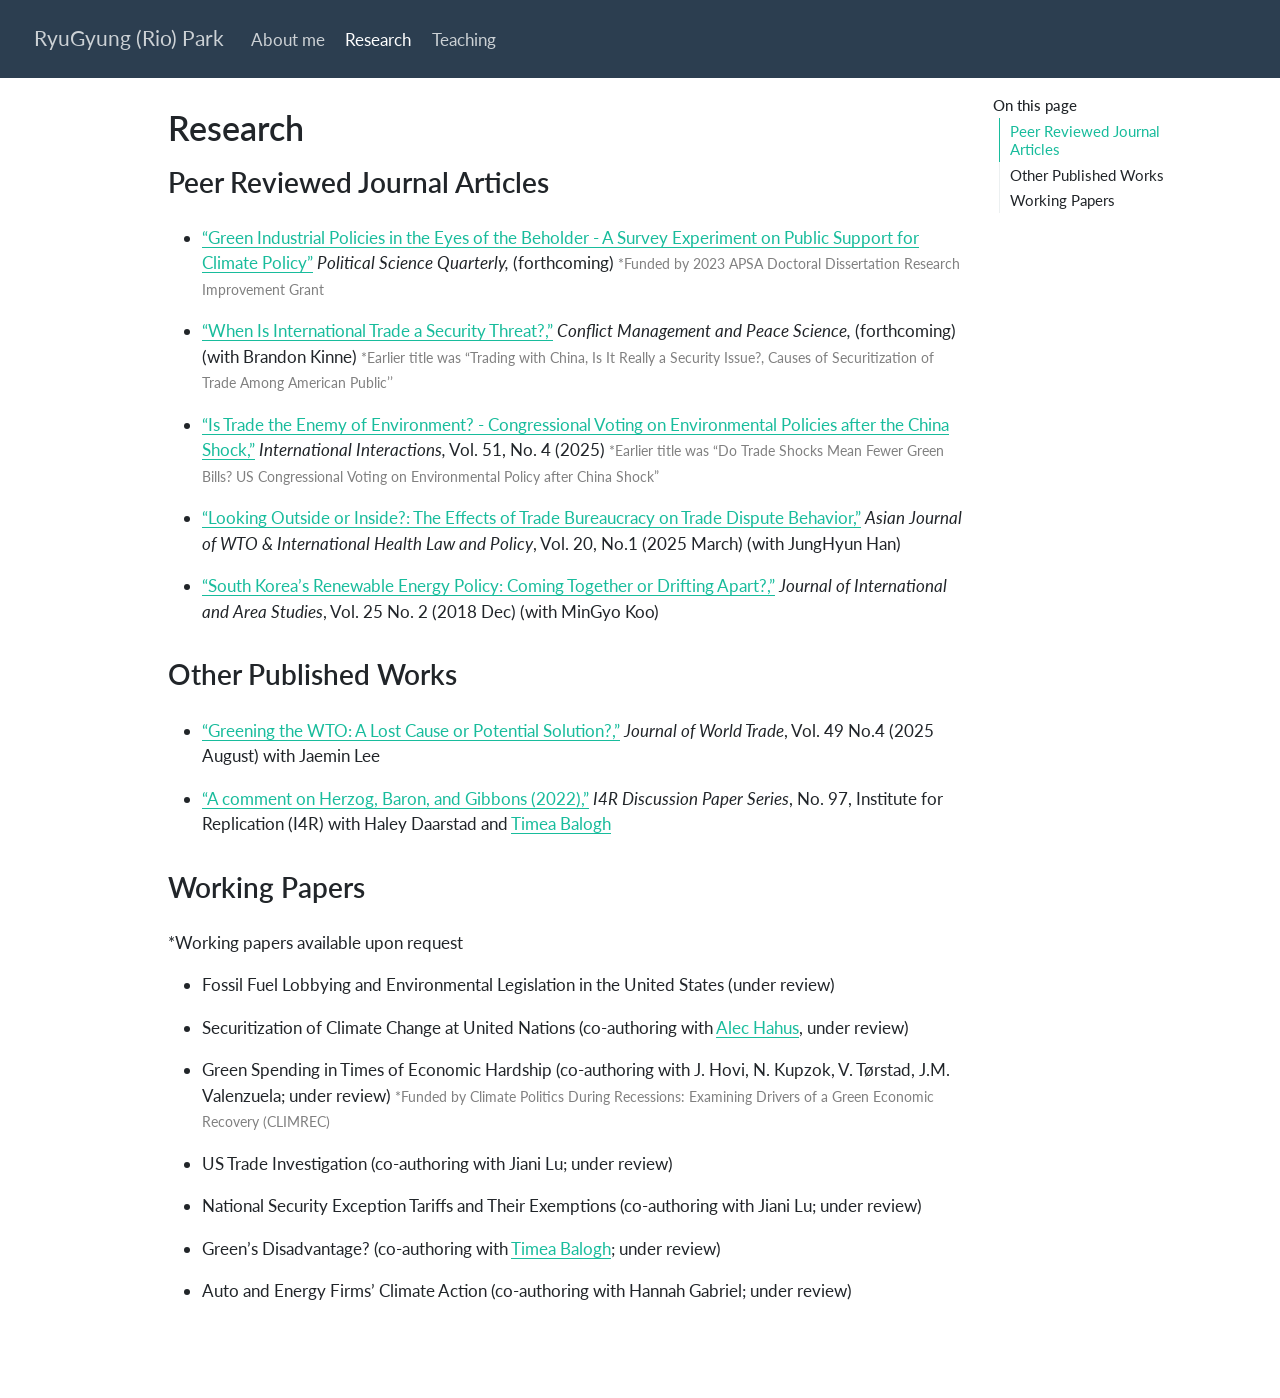
<file: docs/research.html>
<!DOCTYPE html>
<html xmlns="http://www.w3.org/1999/xhtml" lang="en" xml:lang="en"><head>

<meta charset="utf-8">
<meta name="generator" content="quarto-1.8.25">

<meta name="viewport" content="width=device-width, initial-scale=1.0, user-scalable=yes">


<title>Research – RyuGyung (Rio) Park</title>
<style>
code{white-space: pre-wrap;}
span.smallcaps{font-variant: small-caps;}
div.columns{display: flex; gap: min(4vw, 1.5em);}
div.column{flex: auto; overflow-x: auto;}
div.hanging-indent{margin-left: 1.5em; text-indent: -1.5em;}
ul.task-list{list-style: none;}
ul.task-list li input[type="checkbox"] {
  width: 0.8em;
  margin: 0 0.8em 0.2em -1em; /* quarto-specific, see https://github.com/quarto-dev/quarto-cli/issues/4556 */ 
  vertical-align: middle;
}
</style>


<script src="site_libs/quarto-nav/quarto-nav.js"></script>
<script src="site_libs/quarto-nav/headroom.min.js"></script>
<script src="site_libs/clipboard/clipboard.min.js"></script>
<script src="site_libs/quarto-html/quarto.js" type="module"></script>
<script src="site_libs/quarto-html/tabsets/tabsets.js" type="module"></script>
<script src="site_libs/quarto-html/axe/axe-check.js" type="module"></script>
<script src="site_libs/quarto-html/popper.min.js"></script>
<script src="site_libs/quarto-html/tippy.umd.min.js"></script>
<script src="site_libs/quarto-html/anchor.min.js"></script>
<link href="site_libs/quarto-html/tippy.css" rel="stylesheet">
<link href="site_libs/quarto-html/quarto-syntax-highlighting-7b89279ff1a6dce999919e0e67d4d9ec.css" rel="stylesheet" id="quarto-text-highlighting-styles">
<script src="site_libs/bootstrap/bootstrap.min.js"></script>
<link href="site_libs/bootstrap/bootstrap-icons.css" rel="stylesheet">
<link href="site_libs/bootstrap/bootstrap-f93c2b1f3f0577f377aefa4848a86a36.min.css" rel="stylesheet" append-hash="true" id="quarto-bootstrap" data-mode="light">
<script id="quarto-search-options" type="application/json">{
  "language": {
    "search-no-results-text": "No results",
    "search-matching-documents-text": "matching documents",
    "search-copy-link-title": "Copy link to search",
    "search-hide-matches-text": "Hide additional matches",
    "search-more-match-text": "more match in this document",
    "search-more-matches-text": "more matches in this document",
    "search-clear-button-title": "Clear",
    "search-text-placeholder": "",
    "search-detached-cancel-button-title": "Cancel",
    "search-submit-button-title": "Submit",
    "search-label": "Search"
  }
}</script>


<link rel="stylesheet" href="styles.css">
</head>

<body class="nav-fixed quarto-light">

<div id="quarto-search-results"></div>
  <header id="quarto-header" class="headroom fixed-top">
    <nav class="navbar navbar-expand-lg " data-bs-theme="dark">
      <div class="navbar-container container-fluid">
      <div class="navbar-brand-container mx-auto">
    <a href="./index.html" class="navbar-brand navbar-brand-logo">
    </a>
    <a class="navbar-brand" href="./index.html">
    <span class="navbar-title">RyuGyung (Rio) Park</span>
    </a>
  </div>
          <button class="navbar-toggler" type="button" data-bs-toggle="collapse" data-bs-target="#navbarCollapse" aria-controls="navbarCollapse" role="menu" aria-expanded="false" aria-label="Toggle navigation" onclick="if (window.quartoToggleHeadroom) { window.quartoToggleHeadroom(); }">
  <span class="navbar-toggler-icon"></span>
</button>
          <div class="collapse navbar-collapse" id="navbarCollapse">
            <ul class="navbar-nav navbar-nav-scroll me-auto">
  <li class="nav-item">
    <a class="nav-link" href="./index.html"> 
<span class="menu-text">About me</span></a>
  </li>  
  <li class="nav-item">
    <a class="nav-link active" href="./research.html" aria-current="page"> 
<span class="menu-text">Research</span></a>
  </li>  
  <li class="nav-item">
    <a class="nav-link" href="./teaching.html"> 
<span class="menu-text">Teaching</span></a>
  </li>  
</ul>
          </div> <!-- /navcollapse -->
            <div class="quarto-navbar-tools">
</div>
      </div> <!-- /container-fluid -->
    </nav>
</header>
<!-- content -->
<div id="quarto-content" class="quarto-container page-columns page-rows-contents page-layout-article page-navbar">
<!-- sidebar -->
<!-- margin-sidebar -->
    <div id="quarto-margin-sidebar" class="sidebar margin-sidebar">
        <nav id="TOC" role="doc-toc" class="toc-active">
    <h2 id="toc-title">On this page</h2>
   
  <ul>
  <li><a href="#peer-reviewed-journal-articles" id="toc-peer-reviewed-journal-articles" class="nav-link active" data-scroll-target="#peer-reviewed-journal-articles">Peer Reviewed Journal Articles</a></li>
  <li><a href="#other-published-works" id="toc-other-published-works" class="nav-link" data-scroll-target="#other-published-works">Other Published Works</a></li>
  <li><a href="#working-papers" id="toc-working-papers" class="nav-link" data-scroll-target="#working-papers">Working Papers</a></li>
  </ul>
</nav>
    </div>
<!-- main -->
<main class="content" id="quarto-document-content">

<header id="title-block-header" class="quarto-title-block default">
<div class="quarto-title">
<h1 class="title">Research</h1>
</div>



<div class="quarto-title-meta">

    
  
    
  </div>
  


</header>


<section id="peer-reviewed-journal-articles" class="level2">
<h2 class="anchored" data-anchor-id="peer-reviewed-journal-articles">Peer Reviewed Journal Articles</h2>
<ul>
<li><p><a href="">“Green Industrial Policies in the Eyes of the Beholder - A Survey Experiment on Public Support for Climate Policy”</a> <em>Political Science Quarterly,</em> (forthcoming) <span style="font-size: 0.8em; color: grey;">*Funded by 2023 APSA Doctoral Dissertation Research Improvement Grant</span></p></li>
<li><p><a href="https://doi.org/10.1177/07388942261416263">“When Is International Trade a Security Threat?,”</a> <em>Conflict Management and Peace Science,</em> (forthcoming) (with Brandon Kinne) <span style="font-size: 0.8em; color: grey;">*Earlier title was “Trading with China, Is It Really a Security Issue?, Causes of Securitization of Trade Among American Public’’</span></p></li>
<li><p><a href="https://www.tandfonline.com/doi/abs/10.1080/03050629.2025.2502363">“Is Trade the Enemy of Environment? - Congressional Voting on Environmental Policies after the China Shock,”</a> <em>International Interactions,</em> Vol. 51, No.&nbsp;4 (2025) <span style="font-size: 0.8em; color: grey;">*Earlier title was “Do Trade Shocks Mean Fewer Green Bills? US Congressional Voting on Environmental Policy after China Shock”</span></p></li>
<li><p><a href="https://papers.ssrn.com/sol3/papers.cfm?abstract_id=4982301">“Looking Outside or Inside?: The Effects of Trade Bureaucracy on Trade Dispute Behavior,”</a> <em>Asian Journal of WTO &amp; International Health Law and Policy</em>, Vol. 20, No.1 (2025 March) (with JungHyun Han)</p></li>
<li><p><a href="https://s-space.snu.ac.kr/handle/10371/145227">“South Korea’s Renewable Energy Policy: Coming Together or Drifting Apart?,”</a> <em>Journal of International and Area Studies</em>, Vol. 25 No.&nbsp;2 (2018 Dec) (with MinGyo Koo)</p></li>
</ul>
</section>
<section id="other-published-works" class="level2">
<h2 class="anchored" data-anchor-id="other-published-works">Other Published Works</h2>
<ul>
<li><p><a href="https://kluwerlawonline.com/JournalArticle/Journal+of+World+Trade/59.4/TRAD2025036">“Greening the WTO: A Lost Cause or Potential Solution?,”</a> <em>Journal of World Trade</em>, Vol. 49 No.4 (2025 August) with Jaemin Lee</p></li>
<li><p><a href="https://www.econstor.eu/bitstream/10419/280748/1/I4R-DP097.pdf">“A comment on Herzog, Baron, and Gibbons (2022),”</a> <em>I4R Discussion Paper Series</em>, No.&nbsp;97, Institute for Replication (I4R) with Haley Daarstad and <a href="https://timea-balogh.com/">Timea Balogh</a></p></li>
</ul>
</section>
<section id="working-papers" class="level2">
<h2 class="anchored" data-anchor-id="working-papers">Working Papers</h2>
<p>*Working papers available upon request</p>
<ul>
<li><p>Fossil Fuel Lobbying and Environmental Legislation in the United States (under review)</p></li>
<li><p>Securitization of Climate Change at United Nations (co-authoring with <a href="https://alechahus.wordpress.com/">Alec Hahus</a>, under review)</p></li>
<li><p>Green Spending in Times of Economic Hardship (co-authoring with J. Hovi, N. Kupzok, V. Tørstad, J.M. Valenzuela; under review) <span style="font-size: 0.8em; color: grey;">*Funded by Climate Politics During Recessions: Examining Drivers of a Green Economic Recovery (CLIMREC)</span></p></li>
<li><p>US Trade Investigation (co-authoring with Jiani Lu; under review)</p></li>
<li><p>National Security Exception Tariffs and Their Exemptions (co-authoring with Jiani Lu; under review)</p></li>
<li><p>Green’s Disadvantage? (co-authoring with <a href="https://timea-balogh.com/">Timea Balogh</a>; under review)</p></li>
<li><p>Auto and Energy Firms’ Climate Action (co-authoring with Hannah Gabriel; under review)</p></li>
</ul>


</section>

</main> <!-- /main -->
<script id="quarto-html-after-body" type="application/javascript">
  window.document.addEventListener("DOMContentLoaded", function (event) {
    const icon = "";
    const anchorJS = new window.AnchorJS();
    anchorJS.options = {
      placement: 'right',
      icon: icon
    };
    anchorJS.add('.anchored');
    const isCodeAnnotation = (el) => {
      for (const clz of el.classList) {
        if (clz.startsWith('code-annotation-')) {                     
          return true;
        }
      }
      return false;
    }
    const onCopySuccess = function(e) {
      // button target
      const button = e.trigger;
      // don't keep focus
      button.blur();
      // flash "checked"
      button.classList.add('code-copy-button-checked');
      var currentTitle = button.getAttribute("title");
      button.setAttribute("title", "Copied!");
      let tooltip;
      if (window.bootstrap) {
        button.setAttribute("data-bs-toggle", "tooltip");
        button.setAttribute("data-bs-placement", "left");
        button.setAttribute("data-bs-title", "Copied!");
        tooltip = new bootstrap.Tooltip(button, 
          { trigger: "manual", 
            customClass: "code-copy-button-tooltip",
            offset: [0, -8]});
        tooltip.show();    
      }
      setTimeout(function() {
        if (tooltip) {
          tooltip.hide();
          button.removeAttribute("data-bs-title");
          button.removeAttribute("data-bs-toggle");
          button.removeAttribute("data-bs-placement");
        }
        button.setAttribute("title", currentTitle);
        button.classList.remove('code-copy-button-checked');
      }, 1000);
      // clear code selection
      e.clearSelection();
    }
    const getTextToCopy = function(trigger) {
      const outerScaffold = trigger.parentElement.cloneNode(true);
      const codeEl = outerScaffold.querySelector('code');
      for (const childEl of codeEl.children) {
        if (isCodeAnnotation(childEl)) {
          childEl.remove();
        }
      }
      return codeEl.innerText;
    }
    const clipboard = new window.ClipboardJS('.code-copy-button:not([data-in-quarto-modal])', {
      text: getTextToCopy
    });
    clipboard.on('success', onCopySuccess);
    if (window.document.getElementById('quarto-embedded-source-code-modal')) {
      const clipboardModal = new window.ClipboardJS('.code-copy-button[data-in-quarto-modal]', {
        text: getTextToCopy,
        container: window.document.getElementById('quarto-embedded-source-code-modal')
      });
      clipboardModal.on('success', onCopySuccess);
    }
      var localhostRegex = new RegExp(/^(?:http|https):\/\/localhost\:?[0-9]*\//);
      var mailtoRegex = new RegExp(/^mailto:/);
        var filterRegex = new RegExp('/' + window.location.host + '/');
      var isInternal = (href) => {
          return filterRegex.test(href) || localhostRegex.test(href) || mailtoRegex.test(href);
      }
      // Inspect non-navigation links and adorn them if external
     var links = window.document.querySelectorAll('a[href]:not(.nav-link):not(.navbar-brand):not(.toc-action):not(.sidebar-link):not(.sidebar-item-toggle):not(.pagination-link):not(.no-external):not([aria-hidden]):not(.dropdown-item):not(.quarto-navigation-tool):not(.about-link)');
      for (var i=0; i<links.length; i++) {
        const link = links[i];
        if (!isInternal(link.href)) {
          // undo the damage that might have been done by quarto-nav.js in the case of
          // links that we want to consider external
          if (link.dataset.originalHref !== undefined) {
            link.href = link.dataset.originalHref;
          }
        }
      }
    function tippyHover(el, contentFn, onTriggerFn, onUntriggerFn) {
      const config = {
        allowHTML: true,
        maxWidth: 500,
        delay: 100,
        arrow: false,
        appendTo: function(el) {
            return el.parentElement;
        },
        interactive: true,
        interactiveBorder: 10,
        theme: 'quarto',
        placement: 'bottom-start',
      };
      if (contentFn) {
        config.content = contentFn;
      }
      if (onTriggerFn) {
        config.onTrigger = onTriggerFn;
      }
      if (onUntriggerFn) {
        config.onUntrigger = onUntriggerFn;
      }
      window.tippy(el, config); 
    }
    const noterefs = window.document.querySelectorAll('a[role="doc-noteref"]');
    for (var i=0; i<noterefs.length; i++) {
      const ref = noterefs[i];
      tippyHover(ref, function() {
        // use id or data attribute instead here
        let href = ref.getAttribute('data-footnote-href') || ref.getAttribute('href');
        try { href = new URL(href).hash; } catch {}
        const id = href.replace(/^#\/?/, "");
        const note = window.document.getElementById(id);
        if (note) {
          return note.innerHTML;
        } else {
          return "";
        }
      });
    }
    const xrefs = window.document.querySelectorAll('a.quarto-xref');
    const processXRef = (id, note) => {
      // Strip column container classes
      const stripColumnClz = (el) => {
        el.classList.remove("page-full", "page-columns");
        if (el.children) {
          for (const child of el.children) {
            stripColumnClz(child);
          }
        }
      }
      stripColumnClz(note)
      if (id === null || id.startsWith('sec-')) {
        // Special case sections, only their first couple elements
        const container = document.createElement("div");
        if (note.children && note.children.length > 2) {
          container.appendChild(note.children[0].cloneNode(true));
          for (let i = 1; i < note.children.length; i++) {
            const child = note.children[i];
            if (child.tagName === "P" && child.innerText === "") {
              continue;
            } else {
              container.appendChild(child.cloneNode(true));
              break;
            }
          }
          if (window.Quarto?.typesetMath) {
            window.Quarto.typesetMath(container);
          }
          return container.innerHTML
        } else {
          if (window.Quarto?.typesetMath) {
            window.Quarto.typesetMath(note);
          }
          return note.innerHTML;
        }
      } else {
        // Remove any anchor links if they are present
        const anchorLink = note.querySelector('a.anchorjs-link');
        if (anchorLink) {
          anchorLink.remove();
        }
        if (window.Quarto?.typesetMath) {
          window.Quarto.typesetMath(note);
        }
        if (note.classList.contains("callout")) {
          return note.outerHTML;
        } else {
          return note.innerHTML;
        }
      }
    }
    for (var i=0; i<xrefs.length; i++) {
      const xref = xrefs[i];
      tippyHover(xref, undefined, function(instance) {
        instance.disable();
        let url = xref.getAttribute('href');
        let hash = undefined; 
        if (url.startsWith('#')) {
          hash = url;
        } else {
          try { hash = new URL(url).hash; } catch {}
        }
        if (hash) {
          const id = hash.replace(/^#\/?/, "");
          const note = window.document.getElementById(id);
          if (note !== null) {
            try {
              const html = processXRef(id, note.cloneNode(true));
              instance.setContent(html);
            } finally {
              instance.enable();
              instance.show();
            }
          } else {
            // See if we can fetch this
            fetch(url.split('#')[0])
            .then(res => res.text())
            .then(html => {
              const parser = new DOMParser();
              const htmlDoc = parser.parseFromString(html, "text/html");
              const note = htmlDoc.getElementById(id);
              if (note !== null) {
                const html = processXRef(id, note);
                instance.setContent(html);
              } 
            }).finally(() => {
              instance.enable();
              instance.show();
            });
          }
        } else {
          // See if we can fetch a full url (with no hash to target)
          // This is a special case and we should probably do some content thinning / targeting
          fetch(url)
          .then(res => res.text())
          .then(html => {
            const parser = new DOMParser();
            const htmlDoc = parser.parseFromString(html, "text/html");
            const note = htmlDoc.querySelector('main.content');
            if (note !== null) {
              // This should only happen for chapter cross references
              // (since there is no id in the URL)
              // remove the first header
              if (note.children.length > 0 && note.children[0].tagName === "HEADER") {
                note.children[0].remove();
              }
              const html = processXRef(null, note);
              instance.setContent(html);
            } 
          }).finally(() => {
            instance.enable();
            instance.show();
          });
        }
      }, function(instance) {
      });
    }
        let selectedAnnoteEl;
        const selectorForAnnotation = ( cell, annotation) => {
          let cellAttr = 'data-code-cell="' + cell + '"';
          let lineAttr = 'data-code-annotation="' +  annotation + '"';
          const selector = 'span[' + cellAttr + '][' + lineAttr + ']';
          return selector;
        }
        const selectCodeLines = (annoteEl) => {
          const doc = window.document;
          const targetCell = annoteEl.getAttribute("data-target-cell");
          const targetAnnotation = annoteEl.getAttribute("data-target-annotation");
          const annoteSpan = window.document.querySelector(selectorForAnnotation(targetCell, targetAnnotation));
          const lines = annoteSpan.getAttribute("data-code-lines").split(",");
          const lineIds = lines.map((line) => {
            return targetCell + "-" + line;
          })
          let top = null;
          let height = null;
          let parent = null;
          if (lineIds.length > 0) {
              //compute the position of the single el (top and bottom and make a div)
              const el = window.document.getElementById(lineIds[0]);
              top = el.offsetTop;
              height = el.offsetHeight;
              parent = el.parentElement.parentElement;
            if (lineIds.length > 1) {
              const lastEl = window.document.getElementById(lineIds[lineIds.length - 1]);
              const bottom = lastEl.offsetTop + lastEl.offsetHeight;
              height = bottom - top;
            }
            if (top !== null && height !== null && parent !== null) {
              // cook up a div (if necessary) and position it 
              let div = window.document.getElementById("code-annotation-line-highlight");
              if (div === null) {
                div = window.document.createElement("div");
                div.setAttribute("id", "code-annotation-line-highlight");
                div.style.position = 'absolute';
                parent.appendChild(div);
              }
              div.style.top = top - 2 + "px";
              div.style.height = height + 4 + "px";
              div.style.left = 0;
              let gutterDiv = window.document.getElementById("code-annotation-line-highlight-gutter");
              if (gutterDiv === null) {
                gutterDiv = window.document.createElement("div");
                gutterDiv.setAttribute("id", "code-annotation-line-highlight-gutter");
                gutterDiv.style.position = 'absolute';
                const codeCell = window.document.getElementById(targetCell);
                const gutter = codeCell.querySelector('.code-annotation-gutter');
                gutter.appendChild(gutterDiv);
              }
              gutterDiv.style.top = top - 2 + "px";
              gutterDiv.style.height = height + 4 + "px";
            }
            selectedAnnoteEl = annoteEl;
          }
        };
        const unselectCodeLines = () => {
          const elementsIds = ["code-annotation-line-highlight", "code-annotation-line-highlight-gutter"];
          elementsIds.forEach((elId) => {
            const div = window.document.getElementById(elId);
            if (div) {
              div.remove();
            }
          });
          selectedAnnoteEl = undefined;
        };
          // Handle positioning of the toggle
      window.addEventListener(
        "resize",
        throttle(() => {
          elRect = undefined;
          if (selectedAnnoteEl) {
            selectCodeLines(selectedAnnoteEl);
          }
        }, 10)
      );
      function throttle(fn, ms) {
      let throttle = false;
      let timer;
        return (...args) => {
          if(!throttle) { // first call gets through
              fn.apply(this, args);
              throttle = true;
          } else { // all the others get throttled
              if(timer) clearTimeout(timer); // cancel #2
              timer = setTimeout(() => {
                fn.apply(this, args);
                timer = throttle = false;
              }, ms);
          }
        };
      }
        // Attach click handler to the DT
        const annoteDls = window.document.querySelectorAll('dt[data-target-cell]');
        for (const annoteDlNode of annoteDls) {
          annoteDlNode.addEventListener('click', (event) => {
            const clickedEl = event.target;
            if (clickedEl !== selectedAnnoteEl) {
              unselectCodeLines();
              const activeEl = window.document.querySelector('dt[data-target-cell].code-annotation-active');
              if (activeEl) {
                activeEl.classList.remove('code-annotation-active');
              }
              selectCodeLines(clickedEl);
              clickedEl.classList.add('code-annotation-active');
            } else {
              // Unselect the line
              unselectCodeLines();
              clickedEl.classList.remove('code-annotation-active');
            }
          });
        }
    const findCites = (el) => {
      const parentEl = el.parentElement;
      if (parentEl) {
        const cites = parentEl.dataset.cites;
        if (cites) {
          return {
            el,
            cites: cites.split(' ')
          };
        } else {
          return findCites(el.parentElement)
        }
      } else {
        return undefined;
      }
    };
    var bibliorefs = window.document.querySelectorAll('a[role="doc-biblioref"]');
    for (var i=0; i<bibliorefs.length; i++) {
      const ref = bibliorefs[i];
      const citeInfo = findCites(ref);
      if (citeInfo) {
        tippyHover(citeInfo.el, function() {
          var popup = window.document.createElement('div');
          citeInfo.cites.forEach(function(cite) {
            var citeDiv = window.document.createElement('div');
            citeDiv.classList.add('hanging-indent');
            citeDiv.classList.add('csl-entry');
            var biblioDiv = window.document.getElementById('ref-' + cite);
            if (biblioDiv) {
              citeDiv.innerHTML = biblioDiv.innerHTML;
            }
            popup.appendChild(citeDiv);
          });
          return popup.innerHTML;
        });
      }
    }
  });
  </script>
</div> <!-- /content -->




</body></html>
</file>
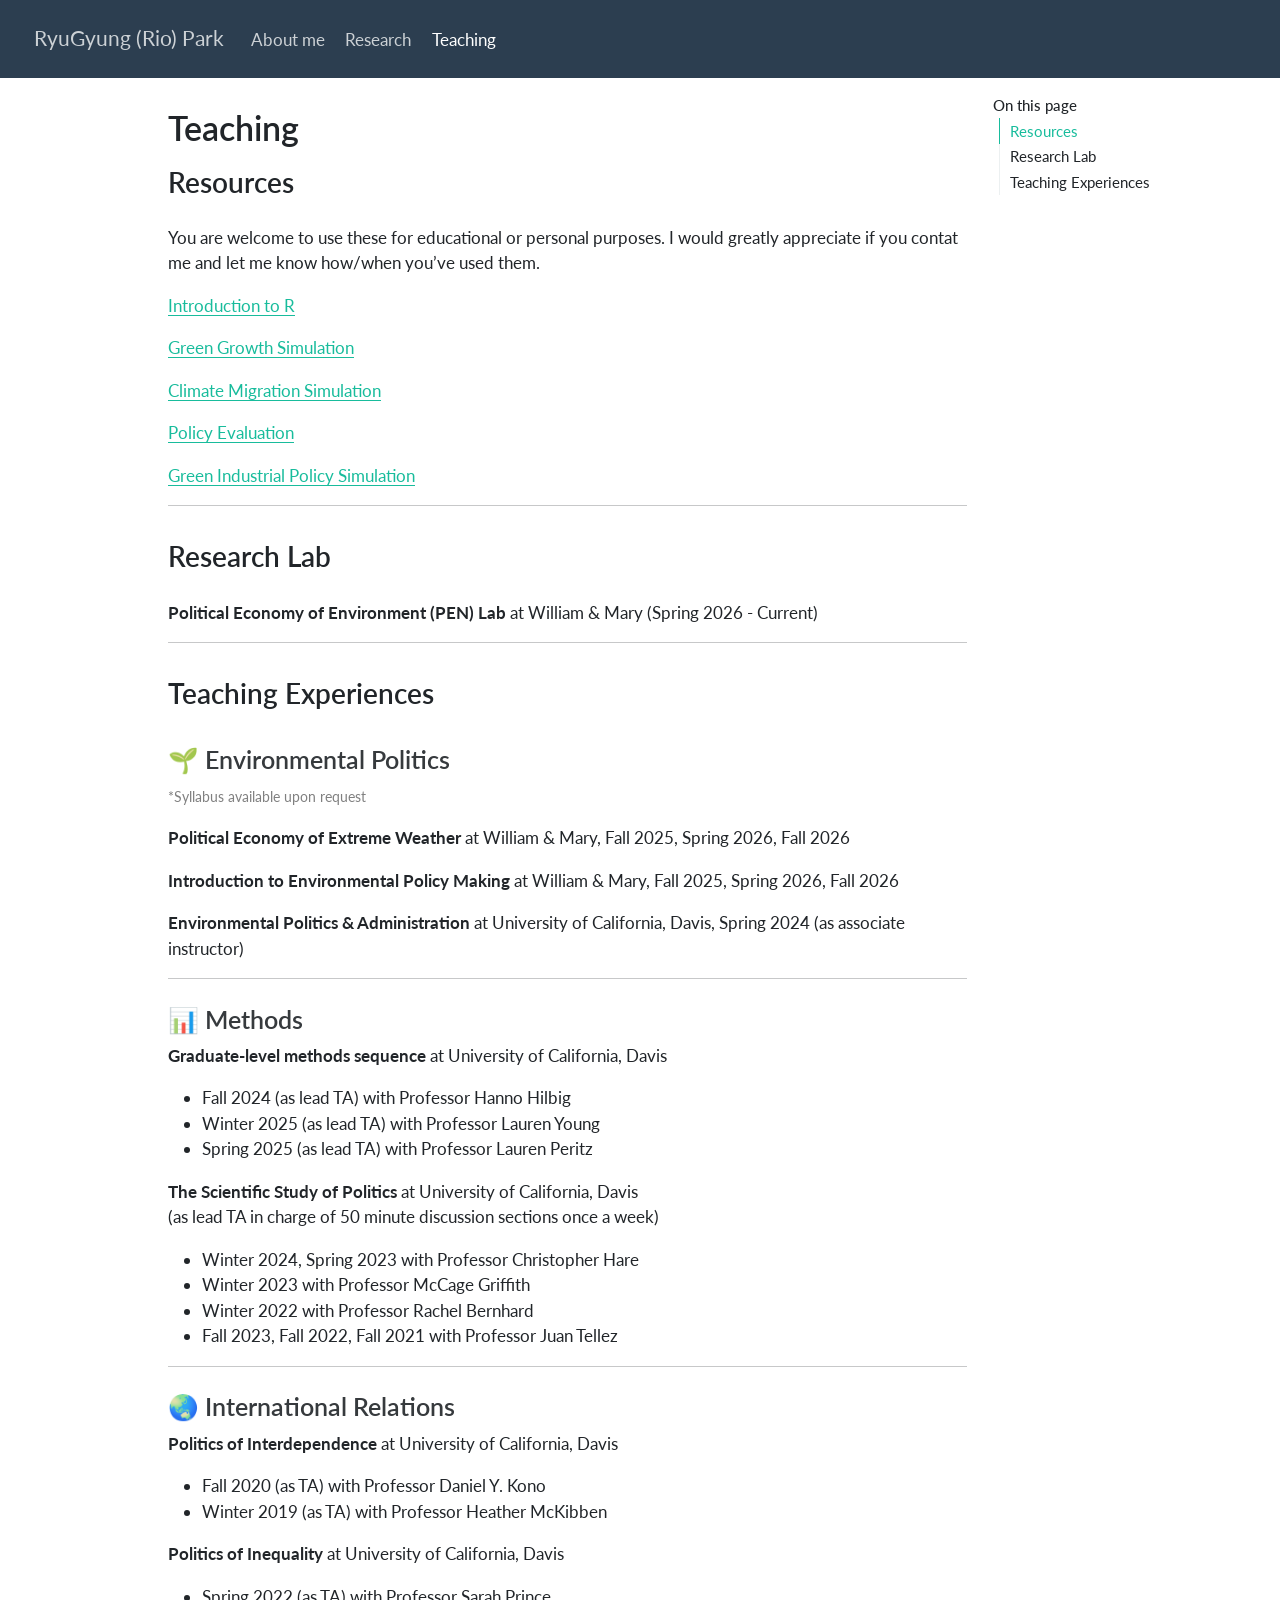
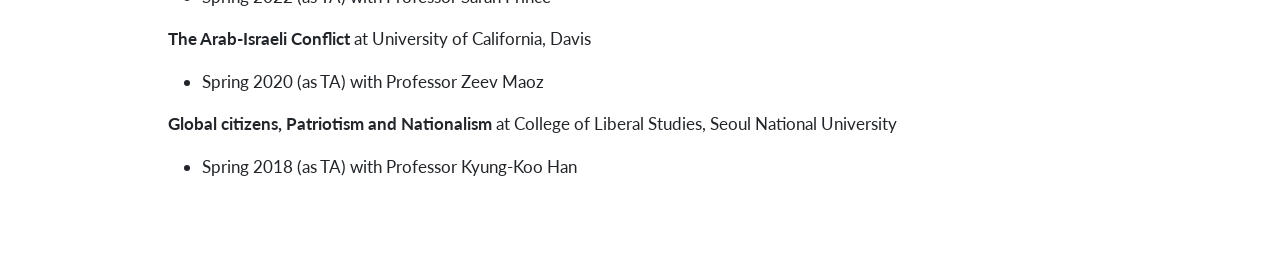
<file: docs/teaching.html>
<!DOCTYPE html>
<html xmlns="http://www.w3.org/1999/xhtml" lang="en" xml:lang="en"><head>

<meta charset="utf-8">
<meta name="generator" content="quarto-1.8.25">

<meta name="viewport" content="width=device-width, initial-scale=1.0, user-scalable=yes">


<title>Teaching – RyuGyung (Rio) Park</title>
<style>
code{white-space: pre-wrap;}
span.smallcaps{font-variant: small-caps;}
div.columns{display: flex; gap: min(4vw, 1.5em);}
div.column{flex: auto; overflow-x: auto;}
div.hanging-indent{margin-left: 1.5em; text-indent: -1.5em;}
ul.task-list{list-style: none;}
ul.task-list li input[type="checkbox"] {
  width: 0.8em;
  margin: 0 0.8em 0.2em -1em; /* quarto-specific, see https://github.com/quarto-dev/quarto-cli/issues/4556 */ 
  vertical-align: middle;
}
</style>


<script src="site_libs/quarto-nav/quarto-nav.js"></script>
<script src="site_libs/quarto-nav/headroom.min.js"></script>
<script src="site_libs/clipboard/clipboard.min.js"></script>
<script src="site_libs/quarto-html/quarto.js" type="module"></script>
<script src="site_libs/quarto-html/tabsets/tabsets.js" type="module"></script>
<script src="site_libs/quarto-html/axe/axe-check.js" type="module"></script>
<script src="site_libs/quarto-html/popper.min.js"></script>
<script src="site_libs/quarto-html/tippy.umd.min.js"></script>
<script src="site_libs/quarto-html/anchor.min.js"></script>
<link href="site_libs/quarto-html/tippy.css" rel="stylesheet">
<link href="site_libs/quarto-html/quarto-syntax-highlighting-7b89279ff1a6dce999919e0e67d4d9ec.css" rel="stylesheet" id="quarto-text-highlighting-styles">
<script src="site_libs/bootstrap/bootstrap.min.js"></script>
<link href="site_libs/bootstrap/bootstrap-icons.css" rel="stylesheet">
<link href="site_libs/bootstrap/bootstrap-f93c2b1f3f0577f377aefa4848a86a36.min.css" rel="stylesheet" append-hash="true" id="quarto-bootstrap" data-mode="light">
<script id="quarto-search-options" type="application/json">{
  "language": {
    "search-no-results-text": "No results",
    "search-matching-documents-text": "matching documents",
    "search-copy-link-title": "Copy link to search",
    "search-hide-matches-text": "Hide additional matches",
    "search-more-match-text": "more match in this document",
    "search-more-matches-text": "more matches in this document",
    "search-clear-button-title": "Clear",
    "search-text-placeholder": "",
    "search-detached-cancel-button-title": "Cancel",
    "search-submit-button-title": "Submit",
    "search-label": "Search"
  }
}</script>


<link rel="stylesheet" href="styles.css">
</head>

<body class="nav-fixed quarto-light">

<div id="quarto-search-results"></div>
  <header id="quarto-header" class="headroom fixed-top">
    <nav class="navbar navbar-expand-lg " data-bs-theme="dark">
      <div class="navbar-container container-fluid">
      <div class="navbar-brand-container mx-auto">
    <a href="./index.html" class="navbar-brand navbar-brand-logo">
    </a>
    <a class="navbar-brand" href="./index.html">
    <span class="navbar-title">RyuGyung (Rio) Park</span>
    </a>
  </div>
          <button class="navbar-toggler" type="button" data-bs-toggle="collapse" data-bs-target="#navbarCollapse" aria-controls="navbarCollapse" role="menu" aria-expanded="false" aria-label="Toggle navigation" onclick="if (window.quartoToggleHeadroom) { window.quartoToggleHeadroom(); }">
  <span class="navbar-toggler-icon"></span>
</button>
          <div class="collapse navbar-collapse" id="navbarCollapse">
            <ul class="navbar-nav navbar-nav-scroll me-auto">
  <li class="nav-item">
    <a class="nav-link" href="./index.html"> 
<span class="menu-text">About me</span></a>
  </li>  
  <li class="nav-item">
    <a class="nav-link" href="./research.html"> 
<span class="menu-text">Research</span></a>
  </li>  
  <li class="nav-item">
    <a class="nav-link active" href="./teaching.html" aria-current="page"> 
<span class="menu-text">Teaching</span></a>
  </li>  
</ul>
          </div> <!-- /navcollapse -->
            <div class="quarto-navbar-tools">
</div>
      </div> <!-- /container-fluid -->
    </nav>
</header>
<!-- content -->
<div id="quarto-content" class="quarto-container page-columns page-rows-contents page-layout-article page-navbar">
<!-- sidebar -->
<!-- margin-sidebar -->
    <div id="quarto-margin-sidebar" class="sidebar margin-sidebar">
        <nav id="TOC" role="doc-toc" class="toc-active">
    <h2 id="toc-title">On this page</h2>
   
  <ul>
  <li><a href="#resources" id="toc-resources" class="nav-link active" data-scroll-target="#resources">Resources</a></li>
  <li><a href="#research-lab" id="toc-research-lab" class="nav-link" data-scroll-target="#research-lab">Research Lab</a></li>
  <li><a href="#teaching-experiences" id="toc-teaching-experiences" class="nav-link" data-scroll-target="#teaching-experiences">Teaching Experiences</a>
  <ul class="collapse">
  <li><a href="#environmental-politics" id="toc-environmental-politics" class="nav-link" data-scroll-target="#environmental-politics">🌱 Environmental Politics</a></li>
  <li><a href="#methods" id="toc-methods" class="nav-link" data-scroll-target="#methods">📊 Methods</a></li>
  <li><a href="#international-relations" id="toc-international-relations" class="nav-link" data-scroll-target="#international-relations">🌏 International Relations</a></li>
  </ul></li>
  </ul>
</nav>
    </div>
<!-- main -->
<main class="content" id="quarto-document-content">

<header id="title-block-header" class="quarto-title-block default">
<div class="quarto-title">
<h1 class="title">Teaching</h1>
</div>



<div class="quarto-title-meta">

    
  
    
  </div>
  


</header>


<section id="resources" class="level2">
<h2 class="anchored" data-anchor-id="resources">Resources</h2>
<p>You are welcome to use these for educational or personal purposes. I would greatly appreciate if you contat me and let me know how/when you’ve used them.</p>
<p><a href="https://rgpark.quarto.pub/introduction-to-r/">Introduction to R</a></p>
<p><a href="PECC_development_simulation.html">Green Growth Simulation</a></p>
<p><a href="PECC_migration_simulation.html">Climate Migration Simulation</a></p>
<p><a href="ENSP_evaluation.html">Policy Evaluation</a></p>
<p><a href="PECC_GIP_sumulation.html">Green Industrial Policy Simulation</a></p>
<hr>
</section>
<section id="research-lab" class="level2">
<h2 class="anchored" data-anchor-id="research-lab">Research Lab</h2>
<p><strong>Political Economy of Environment (PEN) Lab</strong> at William &amp; Mary (Spring 2026 - Current)</p>
<hr>
</section>
<section id="teaching-experiences" class="level2">
<h2 class="anchored" data-anchor-id="teaching-experiences">Teaching Experiences</h2>
<section id="environmental-politics" class="level3">
<h3 class="anchored" data-anchor-id="environmental-politics">🌱 Environmental Politics</h3>
<p><span style="font-size: 0.8em; color: grey;">*Syllabus available upon request</span></p>
<p><strong>Political Economy of Extreme Weather</strong> at William &amp; Mary, Fall 2025, Spring 2026, Fall 2026</p>
<p><strong>Introduction to Environmental Policy Making</strong> at William &amp; Mary, Fall 2025, Spring 2026, Fall 2026</p>
<p><strong>Environmental Politics &amp; Administration</strong> at University of California, Davis, Spring 2024 (as associate instructor)</p>
<hr>
</section>
<section id="methods" class="level3">
<h3 class="anchored" data-anchor-id="methods">📊 Methods</h3>
<p><strong>Graduate-level methods sequence</strong> at University of California, Davis</p>
<ul>
<li>Fall 2024 (as lead TA) with Professor Hanno Hilbig</li>
<li>Winter 2025 (as lead TA) with Professor Lauren Young</li>
<li>Spring 2025 (as lead TA) with Professor Lauren Peritz</li>
</ul>
<p><strong>The Scientific Study of Politics</strong> at University of California, Davis<br>
(as lead TA in charge of 50 minute discussion sections once a week)</p>
<ul>
<li>Winter 2024, Spring 2023 with Professor Christopher Hare</li>
<li>Winter 2023 with Professor McCage Griffith</li>
<li>Winter 2022 with Professor Rachel Bernhard</li>
<li>Fall 2023, Fall 2022, Fall 2021 with Professor Juan Tellez</li>
</ul>
<hr>
</section>
<section id="international-relations" class="level3">
<h3 class="anchored" data-anchor-id="international-relations">🌏 International Relations</h3>
<p><strong>Politics of Interdependence</strong> at University of California, Davis</p>
<ul>
<li>Fall 2020 (as TA) with Professor Daniel Y. Kono</li>
<li>Winter 2019 (as TA) with Professor Heather McKibben</li>
</ul>
<p><strong>Politics of Inequality</strong> at University of California, Davis</p>
<ul>
<li>Spring 2022 (as TA) with Professor Sarah Prince</li>
</ul>
<p><strong>The Arab-Israeli Conflict</strong> at University of California, Davis</p>
<ul>
<li>Spring 2020 (as TA) with Professor Zeev Maoz</li>
</ul>
<p><strong>Global citizens, Patriotism and Nationalism</strong> at College of Liberal Studies, Seoul National University</p>
<ul>
<li>Spring 2018 (as TA) with Professor Kyung-Koo Han</li>
</ul>


</section>
</section>

</main> <!-- /main -->
<script id="quarto-html-after-body" type="application/javascript">
  window.document.addEventListener("DOMContentLoaded", function (event) {
    const icon = "";
    const anchorJS = new window.AnchorJS();
    anchorJS.options = {
      placement: 'right',
      icon: icon
    };
    anchorJS.add('.anchored');
    const isCodeAnnotation = (el) => {
      for (const clz of el.classList) {
        if (clz.startsWith('code-annotation-')) {                     
          return true;
        }
      }
      return false;
    }
    const onCopySuccess = function(e) {
      // button target
      const button = e.trigger;
      // don't keep focus
      button.blur();
      // flash "checked"
      button.classList.add('code-copy-button-checked');
      var currentTitle = button.getAttribute("title");
      button.setAttribute("title", "Copied!");
      let tooltip;
      if (window.bootstrap) {
        button.setAttribute("data-bs-toggle", "tooltip");
        button.setAttribute("data-bs-placement", "left");
        button.setAttribute("data-bs-title", "Copied!");
        tooltip = new bootstrap.Tooltip(button, 
          { trigger: "manual", 
            customClass: "code-copy-button-tooltip",
            offset: [0, -8]});
        tooltip.show();    
      }
      setTimeout(function() {
        if (tooltip) {
          tooltip.hide();
          button.removeAttribute("data-bs-title");
          button.removeAttribute("data-bs-toggle");
          button.removeAttribute("data-bs-placement");
        }
        button.setAttribute("title", currentTitle);
        button.classList.remove('code-copy-button-checked');
      }, 1000);
      // clear code selection
      e.clearSelection();
    }
    const getTextToCopy = function(trigger) {
      const outerScaffold = trigger.parentElement.cloneNode(true);
      const codeEl = outerScaffold.querySelector('code');
      for (const childEl of codeEl.children) {
        if (isCodeAnnotation(childEl)) {
          childEl.remove();
        }
      }
      return codeEl.innerText;
    }
    const clipboard = new window.ClipboardJS('.code-copy-button:not([data-in-quarto-modal])', {
      text: getTextToCopy
    });
    clipboard.on('success', onCopySuccess);
    if (window.document.getElementById('quarto-embedded-source-code-modal')) {
      const clipboardModal = new window.ClipboardJS('.code-copy-button[data-in-quarto-modal]', {
        text: getTextToCopy,
        container: window.document.getElementById('quarto-embedded-source-code-modal')
      });
      clipboardModal.on('success', onCopySuccess);
    }
      var localhostRegex = new RegExp(/^(?:http|https):\/\/localhost\:?[0-9]*\//);
      var mailtoRegex = new RegExp(/^mailto:/);
        var filterRegex = new RegExp('/' + window.location.host + '/');
      var isInternal = (href) => {
          return filterRegex.test(href) || localhostRegex.test(href) || mailtoRegex.test(href);
      }
      // Inspect non-navigation links and adorn them if external
     var links = window.document.querySelectorAll('a[href]:not(.nav-link):not(.navbar-brand):not(.toc-action):not(.sidebar-link):not(.sidebar-item-toggle):not(.pagination-link):not(.no-external):not([aria-hidden]):not(.dropdown-item):not(.quarto-navigation-tool):not(.about-link)');
      for (var i=0; i<links.length; i++) {
        const link = links[i];
        if (!isInternal(link.href)) {
          // undo the damage that might have been done by quarto-nav.js in the case of
          // links that we want to consider external
          if (link.dataset.originalHref !== undefined) {
            link.href = link.dataset.originalHref;
          }
        }
      }
    function tippyHover(el, contentFn, onTriggerFn, onUntriggerFn) {
      const config = {
        allowHTML: true,
        maxWidth: 500,
        delay: 100,
        arrow: false,
        appendTo: function(el) {
            return el.parentElement;
        },
        interactive: true,
        interactiveBorder: 10,
        theme: 'quarto',
        placement: 'bottom-start',
      };
      if (contentFn) {
        config.content = contentFn;
      }
      if (onTriggerFn) {
        config.onTrigger = onTriggerFn;
      }
      if (onUntriggerFn) {
        config.onUntrigger = onUntriggerFn;
      }
      window.tippy(el, config); 
    }
    const noterefs = window.document.querySelectorAll('a[role="doc-noteref"]');
    for (var i=0; i<noterefs.length; i++) {
      const ref = noterefs[i];
      tippyHover(ref, function() {
        // use id or data attribute instead here
        let href = ref.getAttribute('data-footnote-href') || ref.getAttribute('href');
        try { href = new URL(href).hash; } catch {}
        const id = href.replace(/^#\/?/, "");
        const note = window.document.getElementById(id);
        if (note) {
          return note.innerHTML;
        } else {
          return "";
        }
      });
    }
    const xrefs = window.document.querySelectorAll('a.quarto-xref');
    const processXRef = (id, note) => {
      // Strip column container classes
      const stripColumnClz = (el) => {
        el.classList.remove("page-full", "page-columns");
        if (el.children) {
          for (const child of el.children) {
            stripColumnClz(child);
          }
        }
      }
      stripColumnClz(note)
      if (id === null || id.startsWith('sec-')) {
        // Special case sections, only their first couple elements
        const container = document.createElement("div");
        if (note.children && note.children.length > 2) {
          container.appendChild(note.children[0].cloneNode(true));
          for (let i = 1; i < note.children.length; i++) {
            const child = note.children[i];
            if (child.tagName === "P" && child.innerText === "") {
              continue;
            } else {
              container.appendChild(child.cloneNode(true));
              break;
            }
          }
          if (window.Quarto?.typesetMath) {
            window.Quarto.typesetMath(container);
          }
          return container.innerHTML
        } else {
          if (window.Quarto?.typesetMath) {
            window.Quarto.typesetMath(note);
          }
          return note.innerHTML;
        }
      } else {
        // Remove any anchor links if they are present
        const anchorLink = note.querySelector('a.anchorjs-link');
        if (anchorLink) {
          anchorLink.remove();
        }
        if (window.Quarto?.typesetMath) {
          window.Quarto.typesetMath(note);
        }
        if (note.classList.contains("callout")) {
          return note.outerHTML;
        } else {
          return note.innerHTML;
        }
      }
    }
    for (var i=0; i<xrefs.length; i++) {
      const xref = xrefs[i];
      tippyHover(xref, undefined, function(instance) {
        instance.disable();
        let url = xref.getAttribute('href');
        let hash = undefined; 
        if (url.startsWith('#')) {
          hash = url;
        } else {
          try { hash = new URL(url).hash; } catch {}
        }
        if (hash) {
          const id = hash.replace(/^#\/?/, "");
          const note = window.document.getElementById(id);
          if (note !== null) {
            try {
              const html = processXRef(id, note.cloneNode(true));
              instance.setContent(html);
            } finally {
              instance.enable();
              instance.show();
            }
          } else {
            // See if we can fetch this
            fetch(url.split('#')[0])
            .then(res => res.text())
            .then(html => {
              const parser = new DOMParser();
              const htmlDoc = parser.parseFromString(html, "text/html");
              const note = htmlDoc.getElementById(id);
              if (note !== null) {
                const html = processXRef(id, note);
                instance.setContent(html);
              } 
            }).finally(() => {
              instance.enable();
              instance.show();
            });
          }
        } else {
          // See if we can fetch a full url (with no hash to target)
          // This is a special case and we should probably do some content thinning / targeting
          fetch(url)
          .then(res => res.text())
          .then(html => {
            const parser = new DOMParser();
            const htmlDoc = parser.parseFromString(html, "text/html");
            const note = htmlDoc.querySelector('main.content');
            if (note !== null) {
              // This should only happen for chapter cross references
              // (since there is no id in the URL)
              // remove the first header
              if (note.children.length > 0 && note.children[0].tagName === "HEADER") {
                note.children[0].remove();
              }
              const html = processXRef(null, note);
              instance.setContent(html);
            } 
          }).finally(() => {
            instance.enable();
            instance.show();
          });
        }
      }, function(instance) {
      });
    }
        let selectedAnnoteEl;
        const selectorForAnnotation = ( cell, annotation) => {
          let cellAttr = 'data-code-cell="' + cell + '"';
          let lineAttr = 'data-code-annotation="' +  annotation + '"';
          const selector = 'span[' + cellAttr + '][' + lineAttr + ']';
          return selector;
        }
        const selectCodeLines = (annoteEl) => {
          const doc = window.document;
          const targetCell = annoteEl.getAttribute("data-target-cell");
          const targetAnnotation = annoteEl.getAttribute("data-target-annotation");
          const annoteSpan = window.document.querySelector(selectorForAnnotation(targetCell, targetAnnotation));
          const lines = annoteSpan.getAttribute("data-code-lines").split(",");
          const lineIds = lines.map((line) => {
            return targetCell + "-" + line;
          })
          let top = null;
          let height = null;
          let parent = null;
          if (lineIds.length > 0) {
              //compute the position of the single el (top and bottom and make a div)
              const el = window.document.getElementById(lineIds[0]);
              top = el.offsetTop;
              height = el.offsetHeight;
              parent = el.parentElement.parentElement;
            if (lineIds.length > 1) {
              const lastEl = window.document.getElementById(lineIds[lineIds.length - 1]);
              const bottom = lastEl.offsetTop + lastEl.offsetHeight;
              height = bottom - top;
            }
            if (top !== null && height !== null && parent !== null) {
              // cook up a div (if necessary) and position it 
              let div = window.document.getElementById("code-annotation-line-highlight");
              if (div === null) {
                div = window.document.createElement("div");
                div.setAttribute("id", "code-annotation-line-highlight");
                div.style.position = 'absolute';
                parent.appendChild(div);
              }
              div.style.top = top - 2 + "px";
              div.style.height = height + 4 + "px";
              div.style.left = 0;
              let gutterDiv = window.document.getElementById("code-annotation-line-highlight-gutter");
              if (gutterDiv === null) {
                gutterDiv = window.document.createElement("div");
                gutterDiv.setAttribute("id", "code-annotation-line-highlight-gutter");
                gutterDiv.style.position = 'absolute';
                const codeCell = window.document.getElementById(targetCell);
                const gutter = codeCell.querySelector('.code-annotation-gutter');
                gutter.appendChild(gutterDiv);
              }
              gutterDiv.style.top = top - 2 + "px";
              gutterDiv.style.height = height + 4 + "px";
            }
            selectedAnnoteEl = annoteEl;
          }
        };
        const unselectCodeLines = () => {
          const elementsIds = ["code-annotation-line-highlight", "code-annotation-line-highlight-gutter"];
          elementsIds.forEach((elId) => {
            const div = window.document.getElementById(elId);
            if (div) {
              div.remove();
            }
          });
          selectedAnnoteEl = undefined;
        };
          // Handle positioning of the toggle
      window.addEventListener(
        "resize",
        throttle(() => {
          elRect = undefined;
          if (selectedAnnoteEl) {
            selectCodeLines(selectedAnnoteEl);
          }
        }, 10)
      );
      function throttle(fn, ms) {
      let throttle = false;
      let timer;
        return (...args) => {
          if(!throttle) { // first call gets through
              fn.apply(this, args);
              throttle = true;
          } else { // all the others get throttled
              if(timer) clearTimeout(timer); // cancel #2
              timer = setTimeout(() => {
                fn.apply(this, args);
                timer = throttle = false;
              }, ms);
          }
        };
      }
        // Attach click handler to the DT
        const annoteDls = window.document.querySelectorAll('dt[data-target-cell]');
        for (const annoteDlNode of annoteDls) {
          annoteDlNode.addEventListener('click', (event) => {
            const clickedEl = event.target;
            if (clickedEl !== selectedAnnoteEl) {
              unselectCodeLines();
              const activeEl = window.document.querySelector('dt[data-target-cell].code-annotation-active');
              if (activeEl) {
                activeEl.classList.remove('code-annotation-active');
              }
              selectCodeLines(clickedEl);
              clickedEl.classList.add('code-annotation-active');
            } else {
              // Unselect the line
              unselectCodeLines();
              clickedEl.classList.remove('code-annotation-active');
            }
          });
        }
    const findCites = (el) => {
      const parentEl = el.parentElement;
      if (parentEl) {
        const cites = parentEl.dataset.cites;
        if (cites) {
          return {
            el,
            cites: cites.split(' ')
          };
        } else {
          return findCites(el.parentElement)
        }
      } else {
        return undefined;
      }
    };
    var bibliorefs = window.document.querySelectorAll('a[role="doc-biblioref"]');
    for (var i=0; i<bibliorefs.length; i++) {
      const ref = bibliorefs[i];
      const citeInfo = findCites(ref);
      if (citeInfo) {
        tippyHover(citeInfo.el, function() {
          var popup = window.document.createElement('div');
          citeInfo.cites.forEach(function(cite) {
            var citeDiv = window.document.createElement('div');
            citeDiv.classList.add('hanging-indent');
            citeDiv.classList.add('csl-entry');
            var biblioDiv = window.document.getElementById('ref-' + cite);
            if (biblioDiv) {
              citeDiv.innerHTML = biblioDiv.innerHTML;
            }
            popup.appendChild(citeDiv);
          });
          return popup.innerHTML;
        });
      }
    }
  });
  </script>
</div> <!-- /content -->




</body></html>
</file>
<file: docs/site_libs/quarto-html/tippy.css>
.tippy-box[data-animation=fade][data-state=hidden]{opacity:0}[data-tippy-root]{max-width:calc(100vw - 10px)}.tippy-box{position:relative;background-color:#333;color:#fff;border-radius:4px;font-size:14px;line-height:1.4;white-space:normal;outline:0;transition-property:transform,visibility,opacity}.tippy-box[data-placement^=top]>.tippy-arrow{bottom:0}.tippy-box[data-placement^=top]>.tippy-arrow:before{bottom:-7px;left:0;border-width:8px 8px 0;border-top-color:initial;transform-origin:center top}.tippy-box[data-placement^=bottom]>.tippy-arrow{top:0}.tippy-box[data-placement^=bottom]>.tippy-arrow:before{top:-7px;left:0;border-width:0 8px 8px;border-bottom-color:initial;transform-origin:center bottom}.tippy-box[data-placement^=left]>.tippy-arrow{right:0}.tippy-box[data-placement^=left]>.tippy-arrow:before{border-width:8px 0 8px 8px;border-left-color:initial;right:-7px;transform-origin:center left}.tippy-box[data-placement^=right]>.tippy-arrow{left:0}.tippy-box[data-placement^=right]>.tippy-arrow:before{left:-7px;border-width:8px 8px 8px 0;border-right-color:initial;transform-origin:center right}.tippy-box[data-inertia][data-state=visible]{transition-timing-function:cubic-bezier(.54,1.5,.38,1.11)}.tippy-arrow{width:16px;height:16px;color:#333}.tippy-arrow:before{content:"";position:absolute;border-color:transparent;border-style:solid}.tippy-content{position:relative;padding:5px 9px;z-index:1}
</file>
<file: docs/site_libs/quarto-html/quarto-syntax-highlighting-7b89279ff1a6dce999919e0e67d4d9ec.css>
/* quarto syntax highlight colors */
:root {
  --quarto-hl-ot-color: #003B4F;
  --quarto-hl-at-color: #657422;
  --quarto-hl-ss-color: #20794D;
  --quarto-hl-an-color: #5E5E5E;
  --quarto-hl-fu-color: #4758AB;
  --quarto-hl-st-color: #20794D;
  --quarto-hl-cf-color: #003B4F;
  --quarto-hl-op-color: #5E5E5E;
  --quarto-hl-er-color: #AD0000;
  --quarto-hl-bn-color: #AD0000;
  --quarto-hl-al-color: #AD0000;
  --quarto-hl-va-color: #111111;
  --quarto-hl-bu-color: inherit;
  --quarto-hl-ex-color: inherit;
  --quarto-hl-pp-color: #AD0000;
  --quarto-hl-in-color: #5E5E5E;
  --quarto-hl-vs-color: #20794D;
  --quarto-hl-wa-color: #5E5E5E;
  --quarto-hl-do-color: #5E5E5E;
  --quarto-hl-im-color: #00769E;
  --quarto-hl-ch-color: #20794D;
  --quarto-hl-dt-color: #AD0000;
  --quarto-hl-fl-color: #AD0000;
  --quarto-hl-co-color: #5E5E5E;
  --quarto-hl-cv-color: #5E5E5E;
  --quarto-hl-cn-color: #8f5902;
  --quarto-hl-sc-color: #5E5E5E;
  --quarto-hl-dv-color: #AD0000;
  --quarto-hl-kw-color: #003B4F;
}

/* other quarto variables */
:root {
  --quarto-font-monospace: SFMono-Regular, Menlo, Monaco, Consolas, "Liberation Mono", "Courier New", monospace;
}

/* syntax highlight based on Pandoc's rules */
pre > code.sourceCode > span {
  color: #003B4F;
}

code.sourceCode > span {
  color: #003B4F;
}

div.sourceCode,
div.sourceCode pre.sourceCode {
  color: #003B4F;
}

/* Normal */
code span {
  color: #003B4F;
}

/* Alert */
code span.al {
  color: #AD0000;
  font-style: inherit;
}

/* Annotation */
code span.an {
  color: #5E5E5E;
  font-style: inherit;
}

/* Attribute */
code span.at {
  color: #657422;
  font-style: inherit;
}

/* BaseN */
code span.bn {
  color: #AD0000;
  font-style: inherit;
}

/* BuiltIn */
code span.bu {
  font-style: inherit;
}

/* ControlFlow */
code span.cf {
  color: #003B4F;
  font-weight: bold;
  font-style: inherit;
}

/* Char */
code span.ch {
  color: #20794D;
  font-style: inherit;
}

/* Constant */
code span.cn {
  color: #8f5902;
  font-style: inherit;
}

/* Comment */
code span.co {
  color: #5E5E5E;
  font-style: inherit;
}

/* CommentVar */
code span.cv {
  color: #5E5E5E;
  font-style: italic;
}

/* Documentation */
code span.do {
  color: #5E5E5E;
  font-style: italic;
}

/* DataType */
code span.dt {
  color: #AD0000;
  font-style: inherit;
}

/* DecVal */
code span.dv {
  color: #AD0000;
  font-style: inherit;
}

/* Error */
code span.er {
  color: #AD0000;
  font-style: inherit;
}

/* Extension */
code span.ex {
  font-style: inherit;
}

/* Float */
code span.fl {
  color: #AD0000;
  font-style: inherit;
}

/* Function */
code span.fu {
  color: #4758AB;
  font-style: inherit;
}

/* Import */
code span.im {
  color: #00769E;
  font-style: inherit;
}

/* Information */
code span.in {
  color: #5E5E5E;
  font-style: inherit;
}

/* Keyword */
code span.kw {
  color: #003B4F;
  font-weight: bold;
  font-style: inherit;
}

/* Operator */
code span.op {
  color: #5E5E5E;
  font-style: inherit;
}

/* Other */
code span.ot {
  color: #003B4F;
  font-style: inherit;
}

/* Preprocessor */
code span.pp {
  color: #AD0000;
  font-style: inherit;
}

/* SpecialChar */
code span.sc {
  color: #5E5E5E;
  font-style: inherit;
}

/* SpecialString */
code span.ss {
  color: #20794D;
  font-style: inherit;
}

/* String */
code span.st {
  color: #20794D;
  font-style: inherit;
}

/* Variable */
code span.va {
  color: #111111;
  font-style: inherit;
}

/* VerbatimString */
code span.vs {
  color: #20794D;
  font-style: inherit;
}

/* Warning */
code span.wa {
  color: #5E5E5E;
  font-style: italic;
}

.prevent-inlining {
  content: "</";
}

/*# sourceMappingURL=3944bc705cfaf4c80e56f77c5205168a.css.map */
</file>
<file: docs/styles.css>
/* css styles */
/* Remove underline from all header levels */
h1, h2, h3, h4, h5, h6 {
  border-bottom: none !important;
  box-shadow: none !important;
}
</file>
